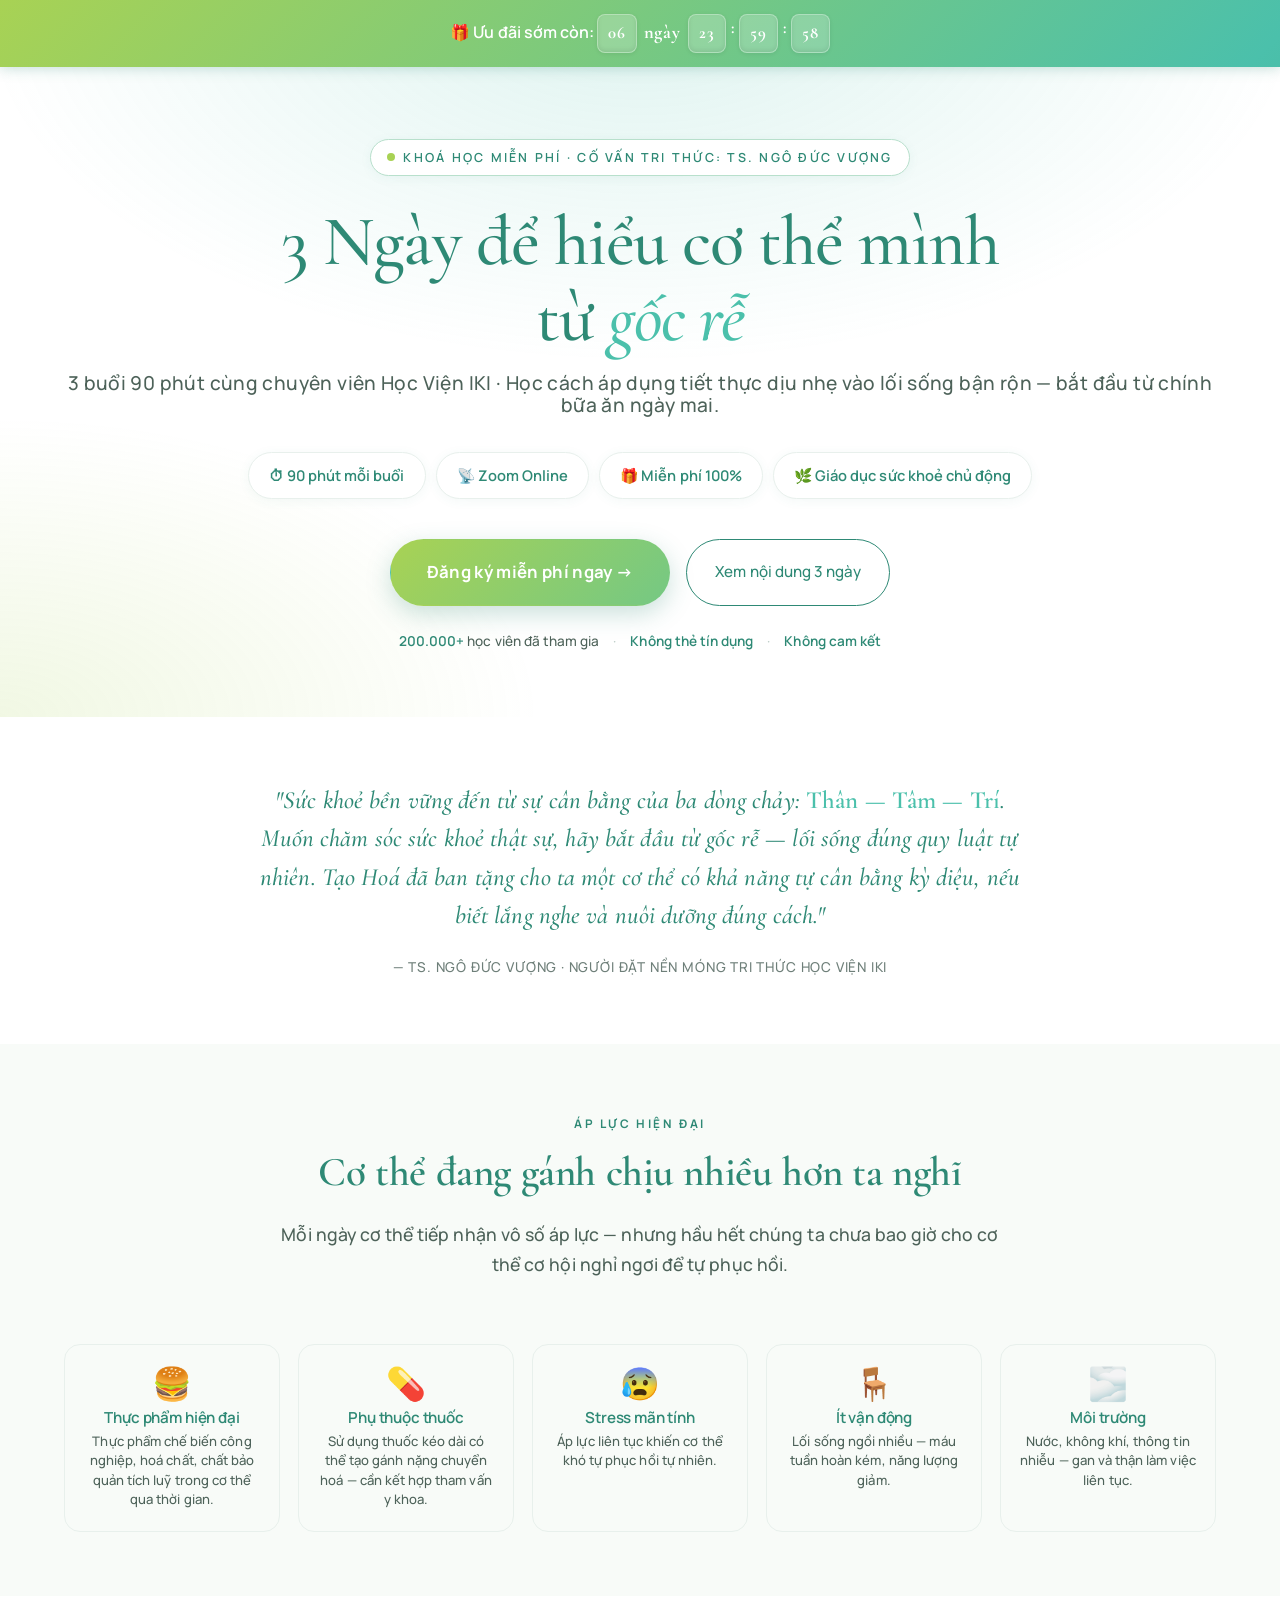
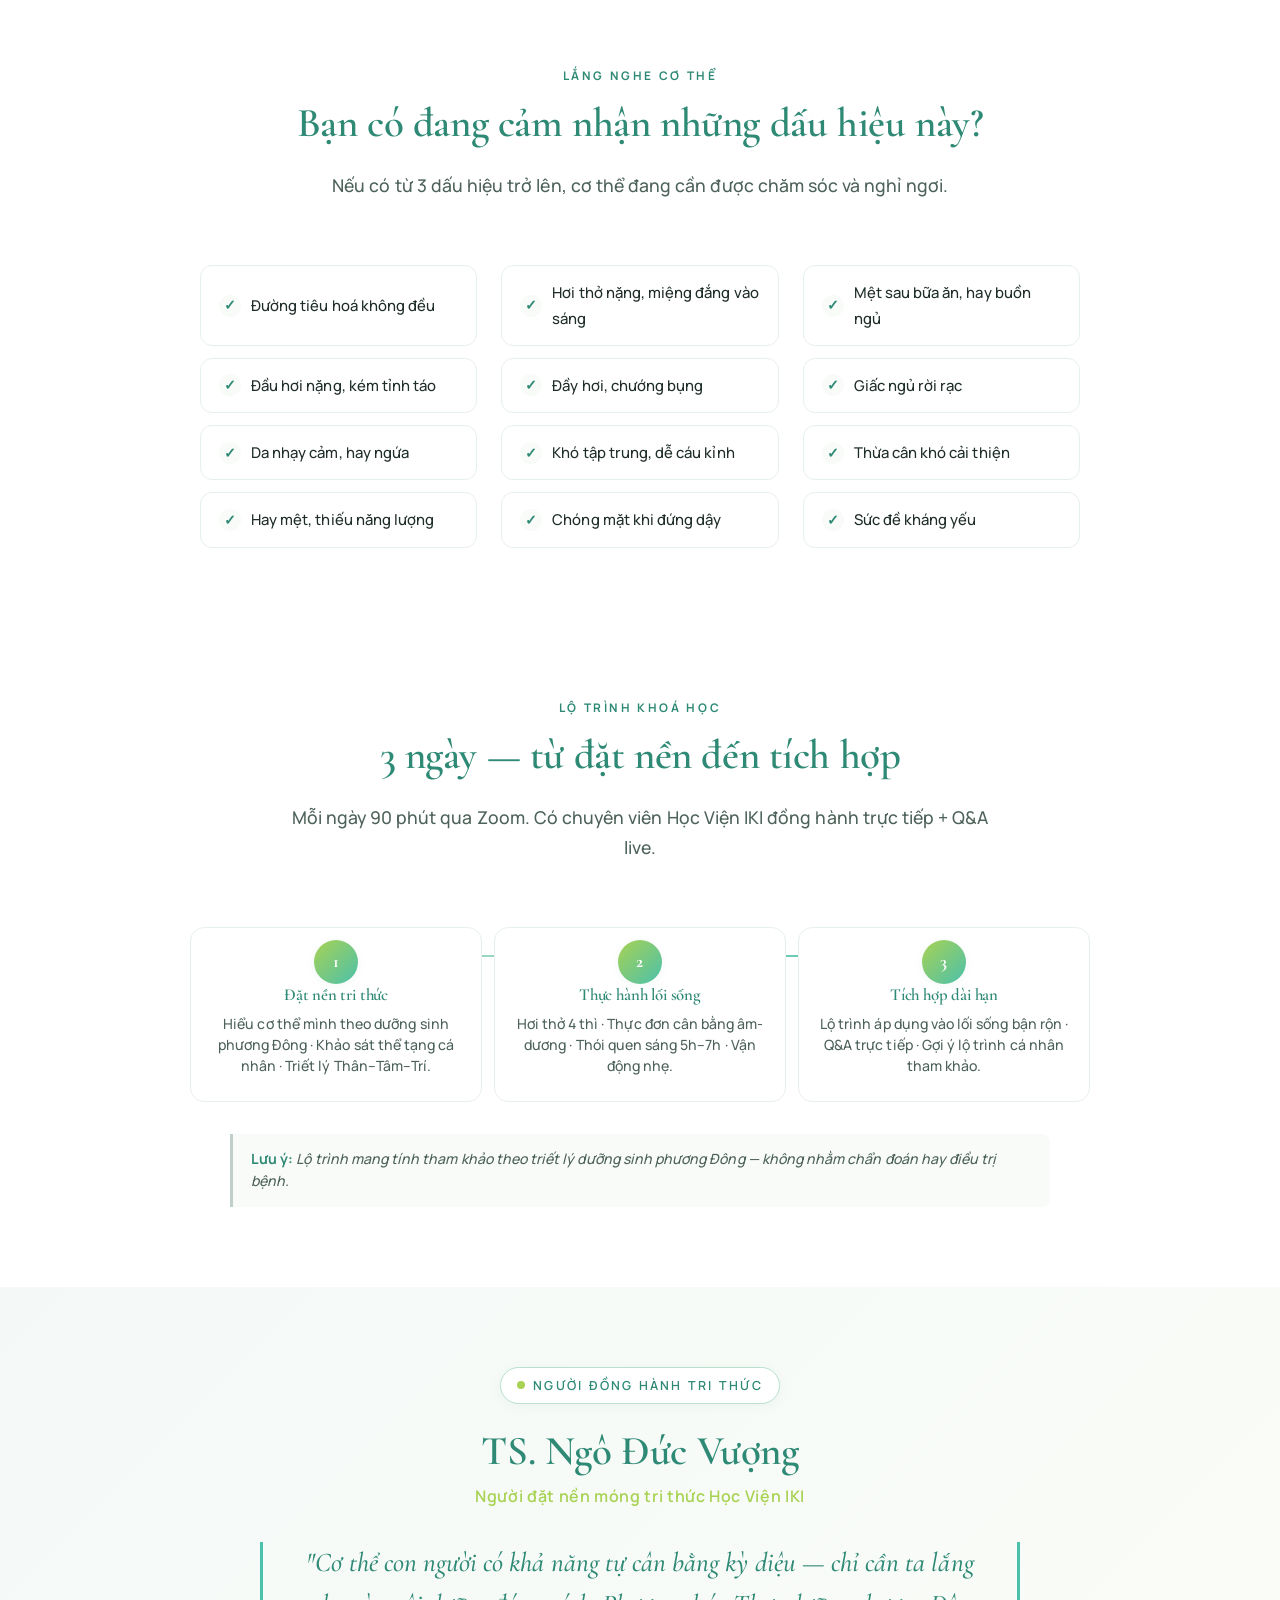
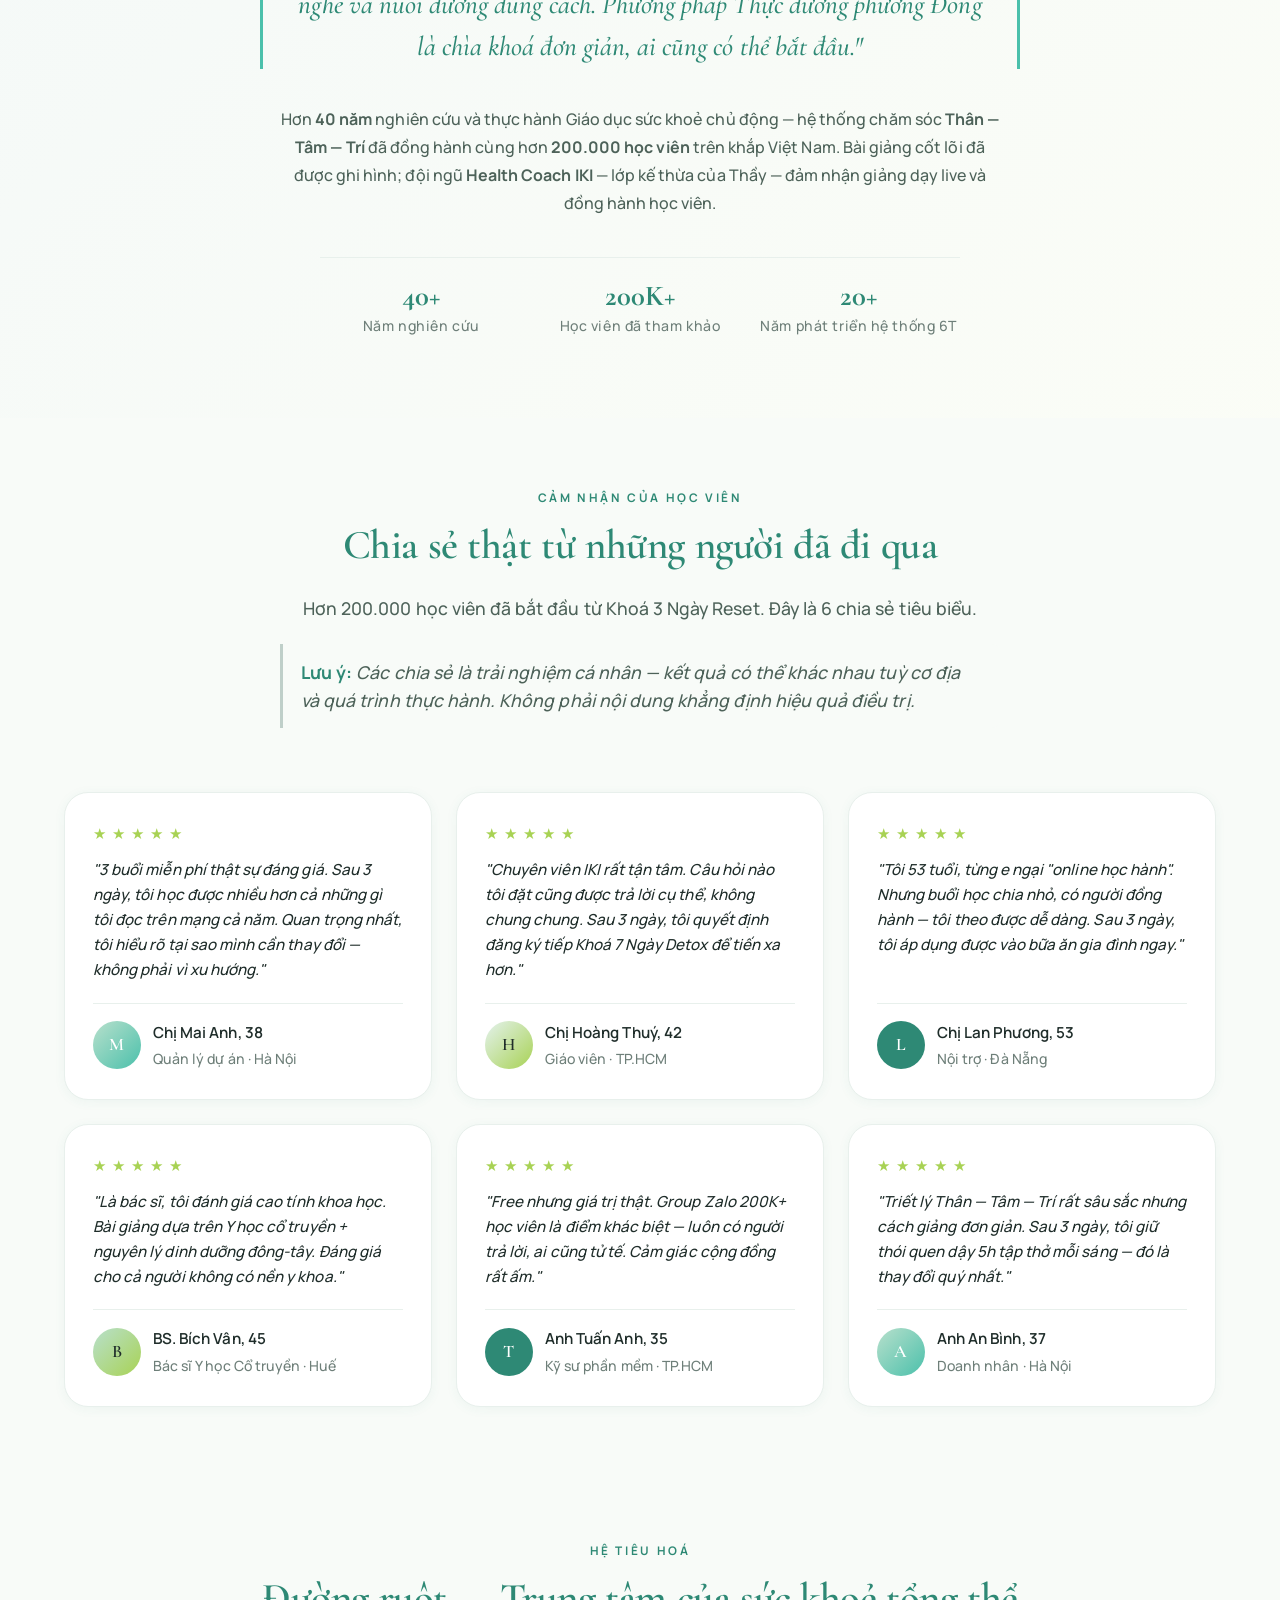
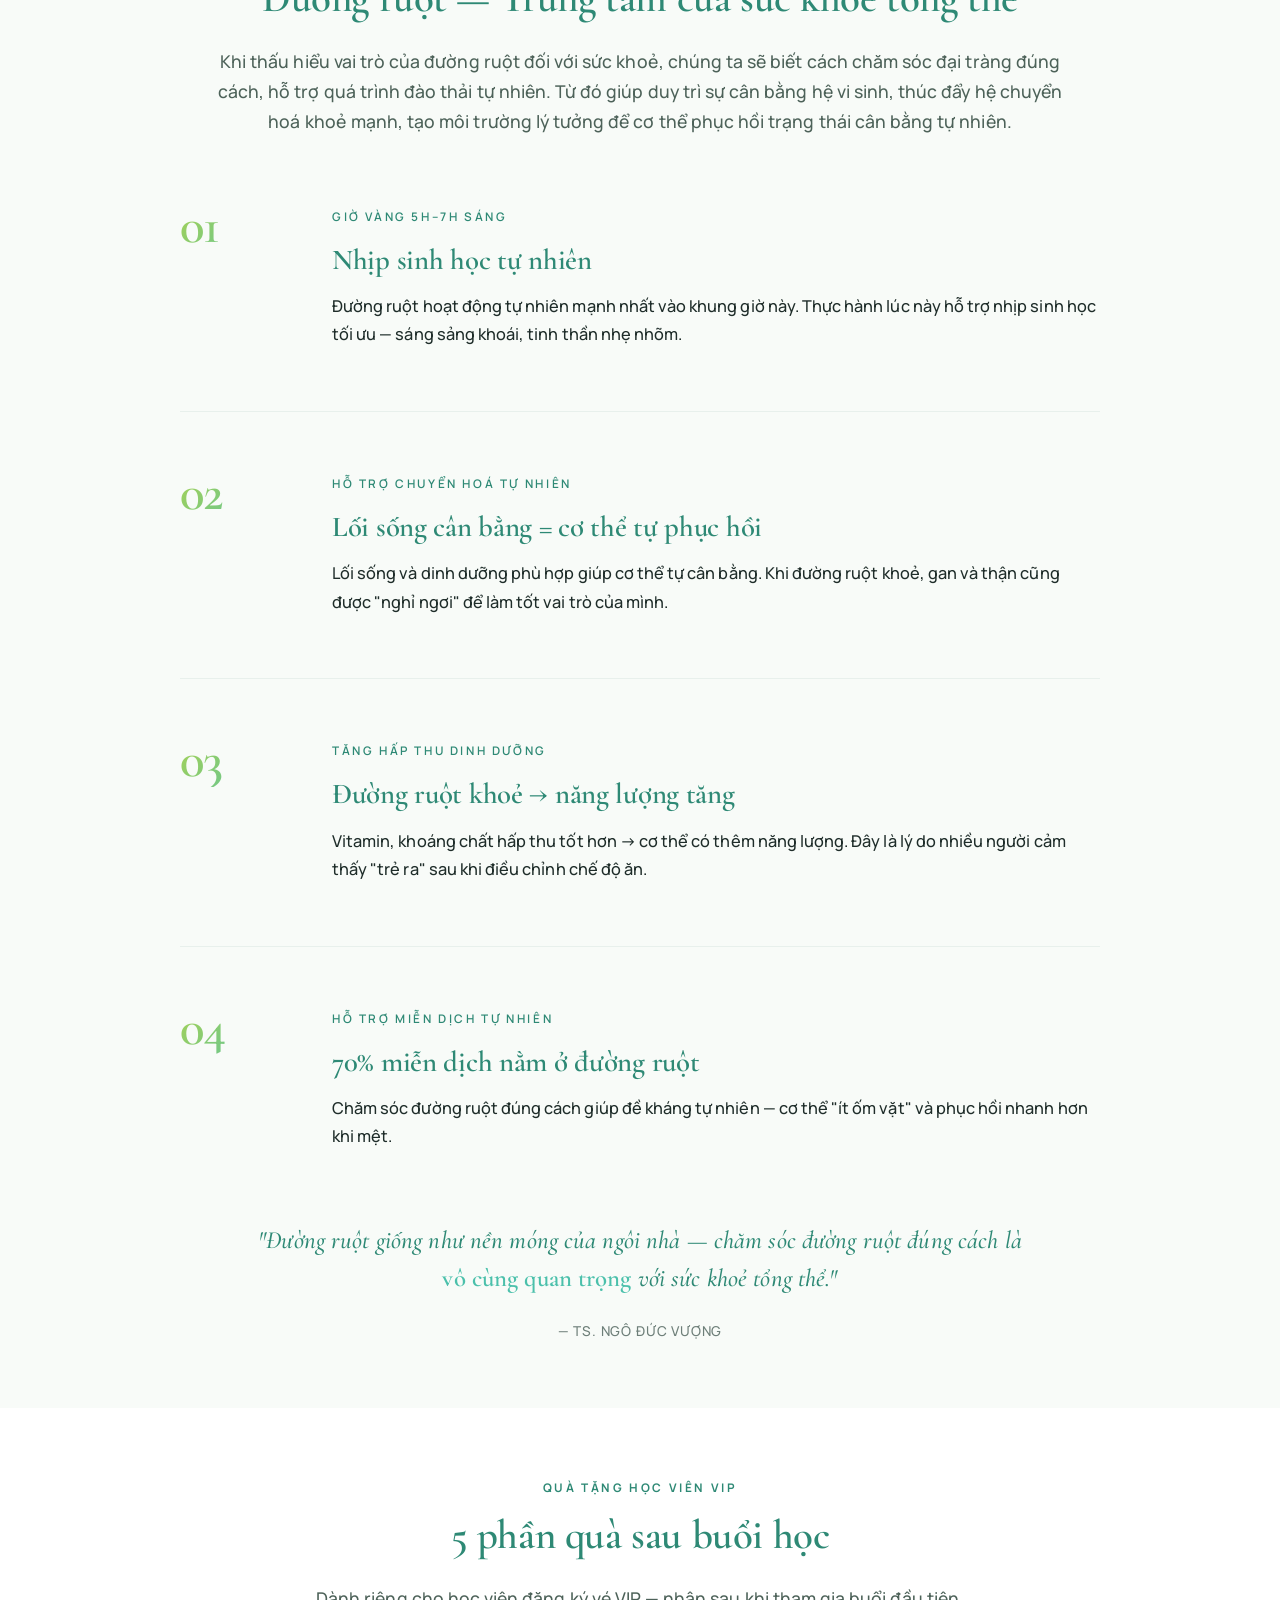
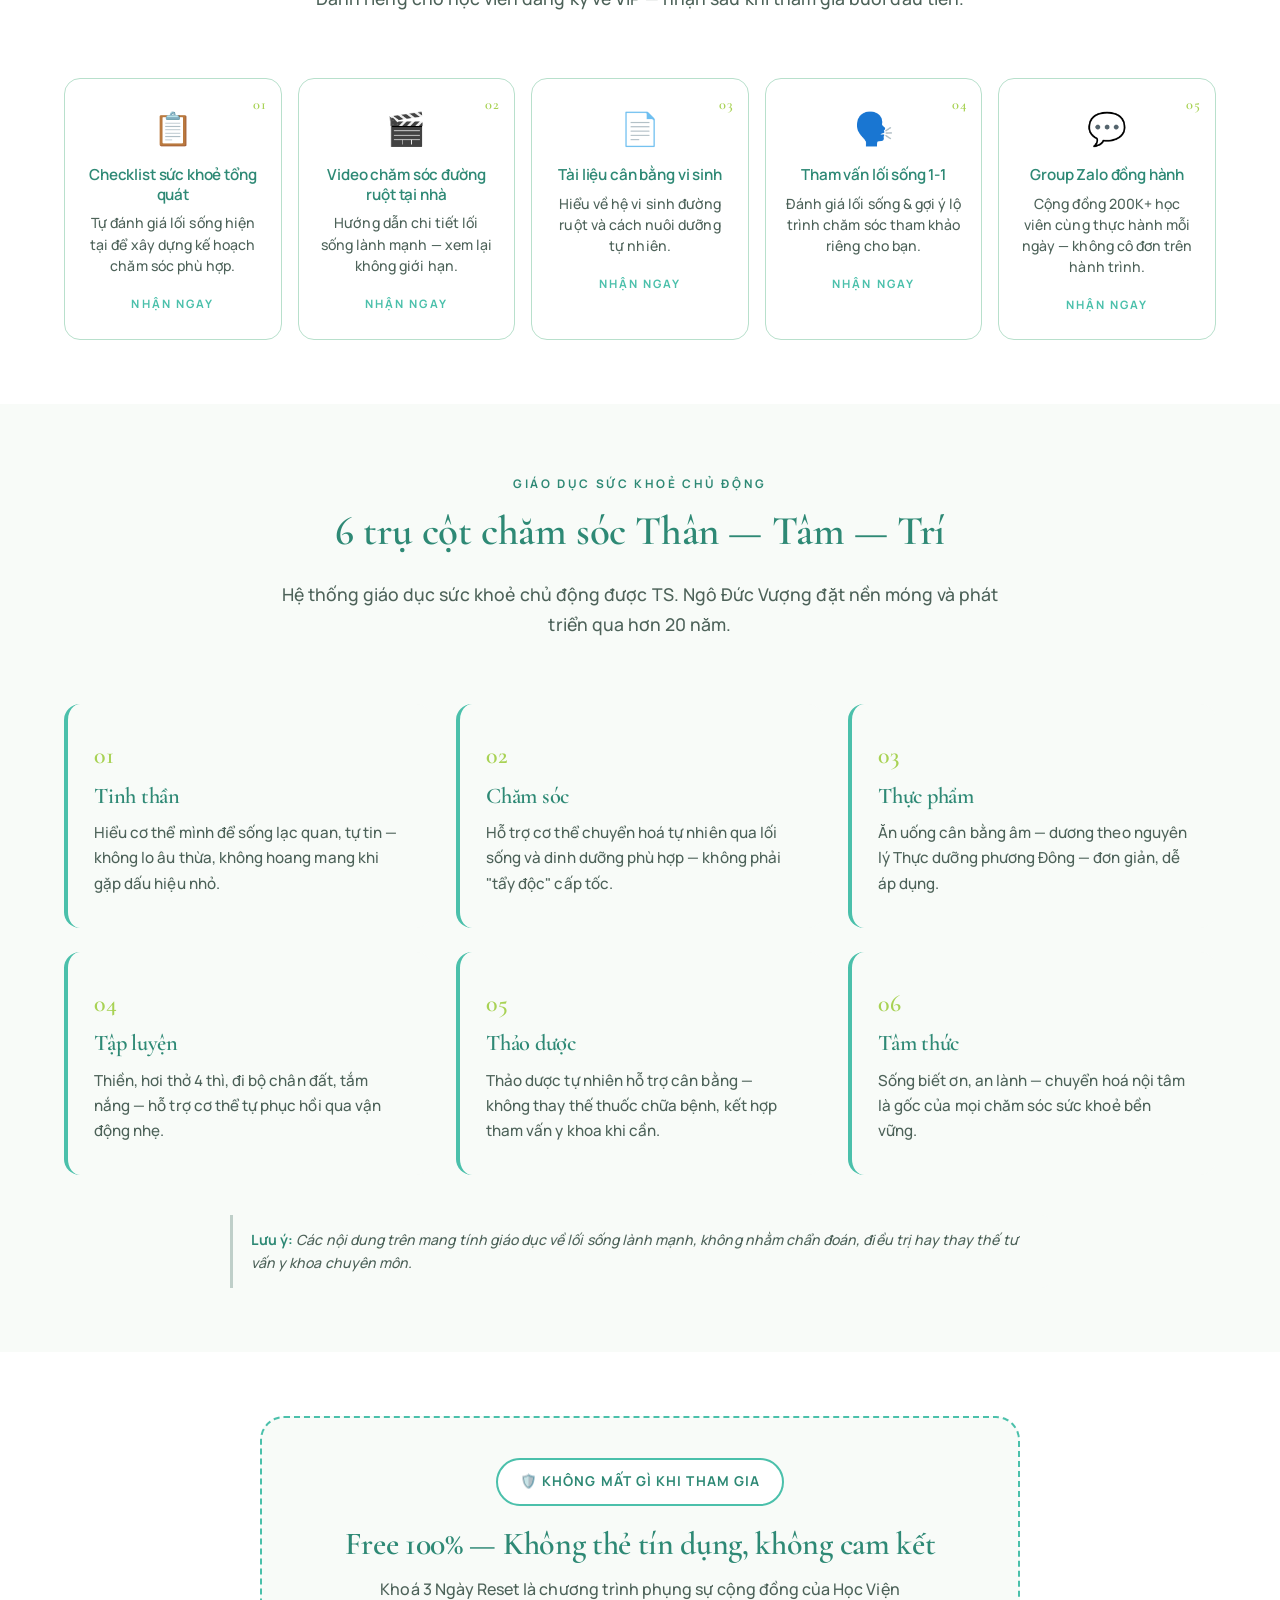
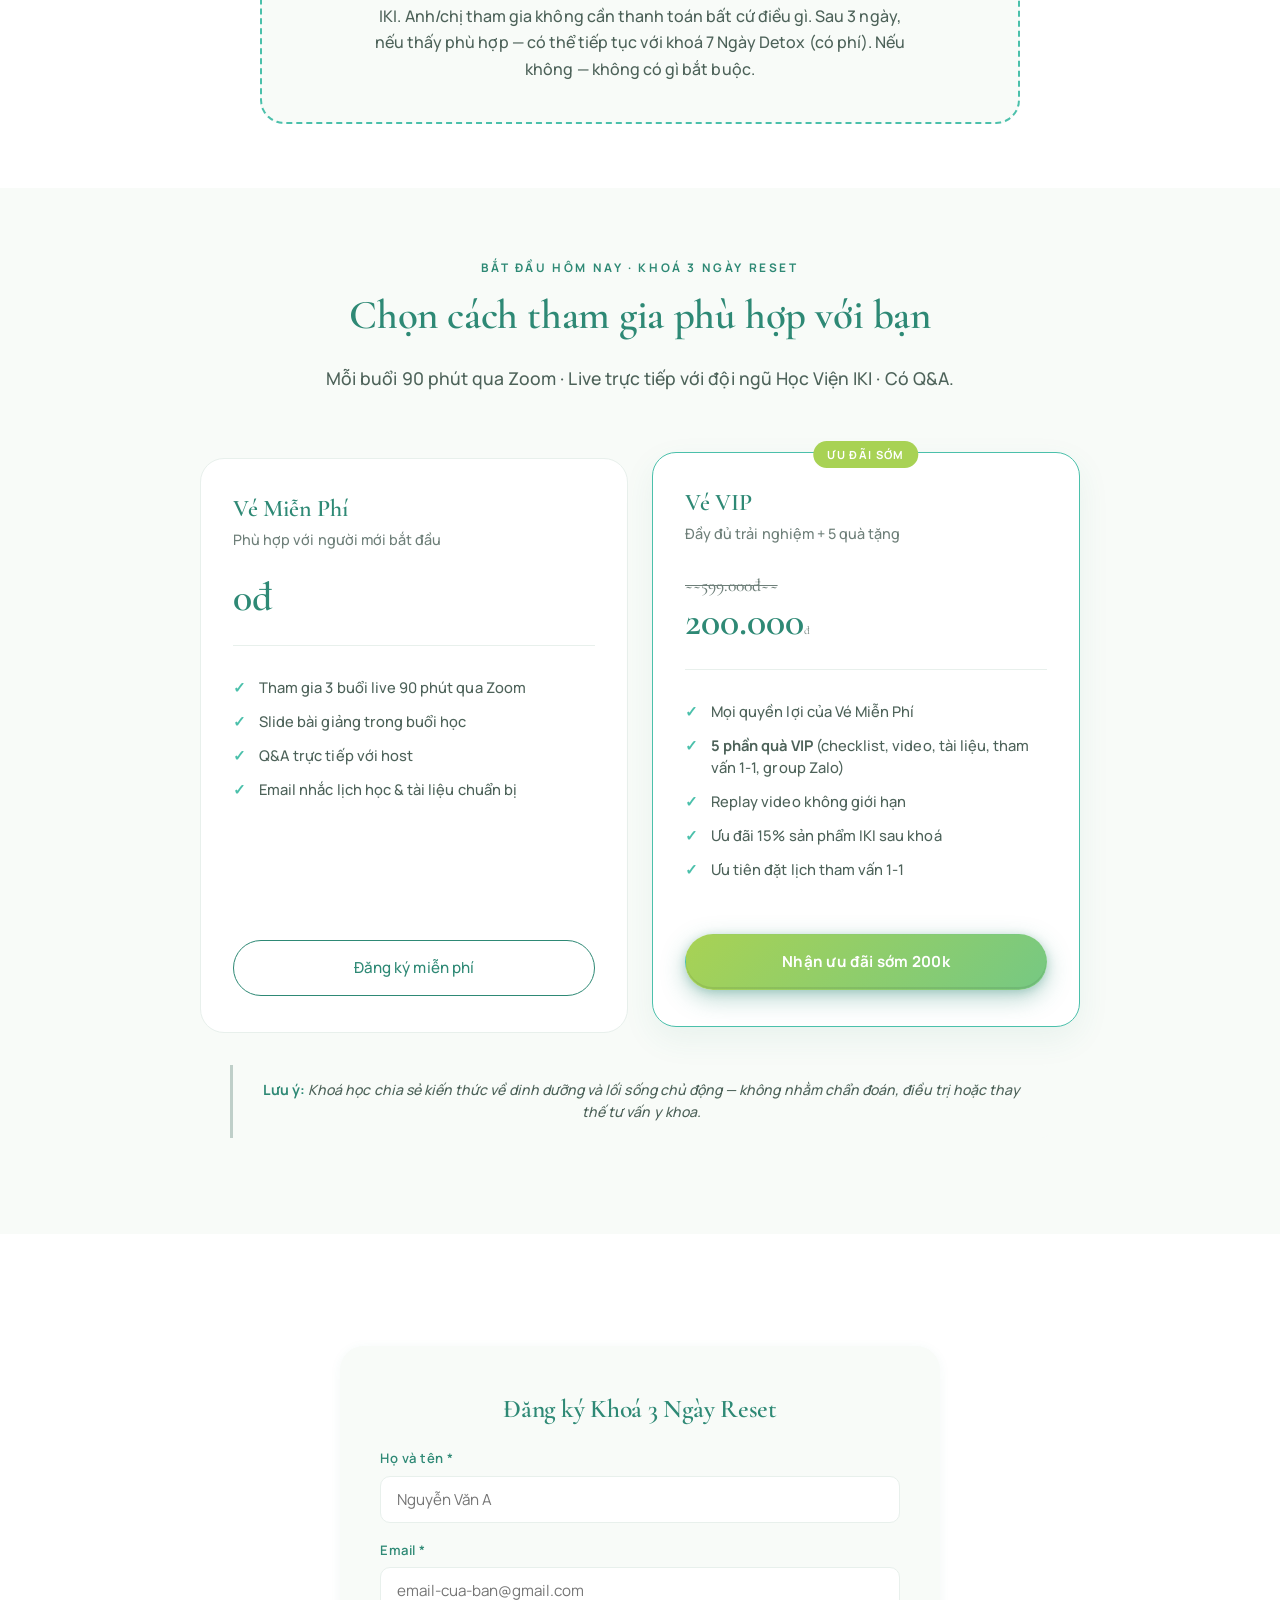
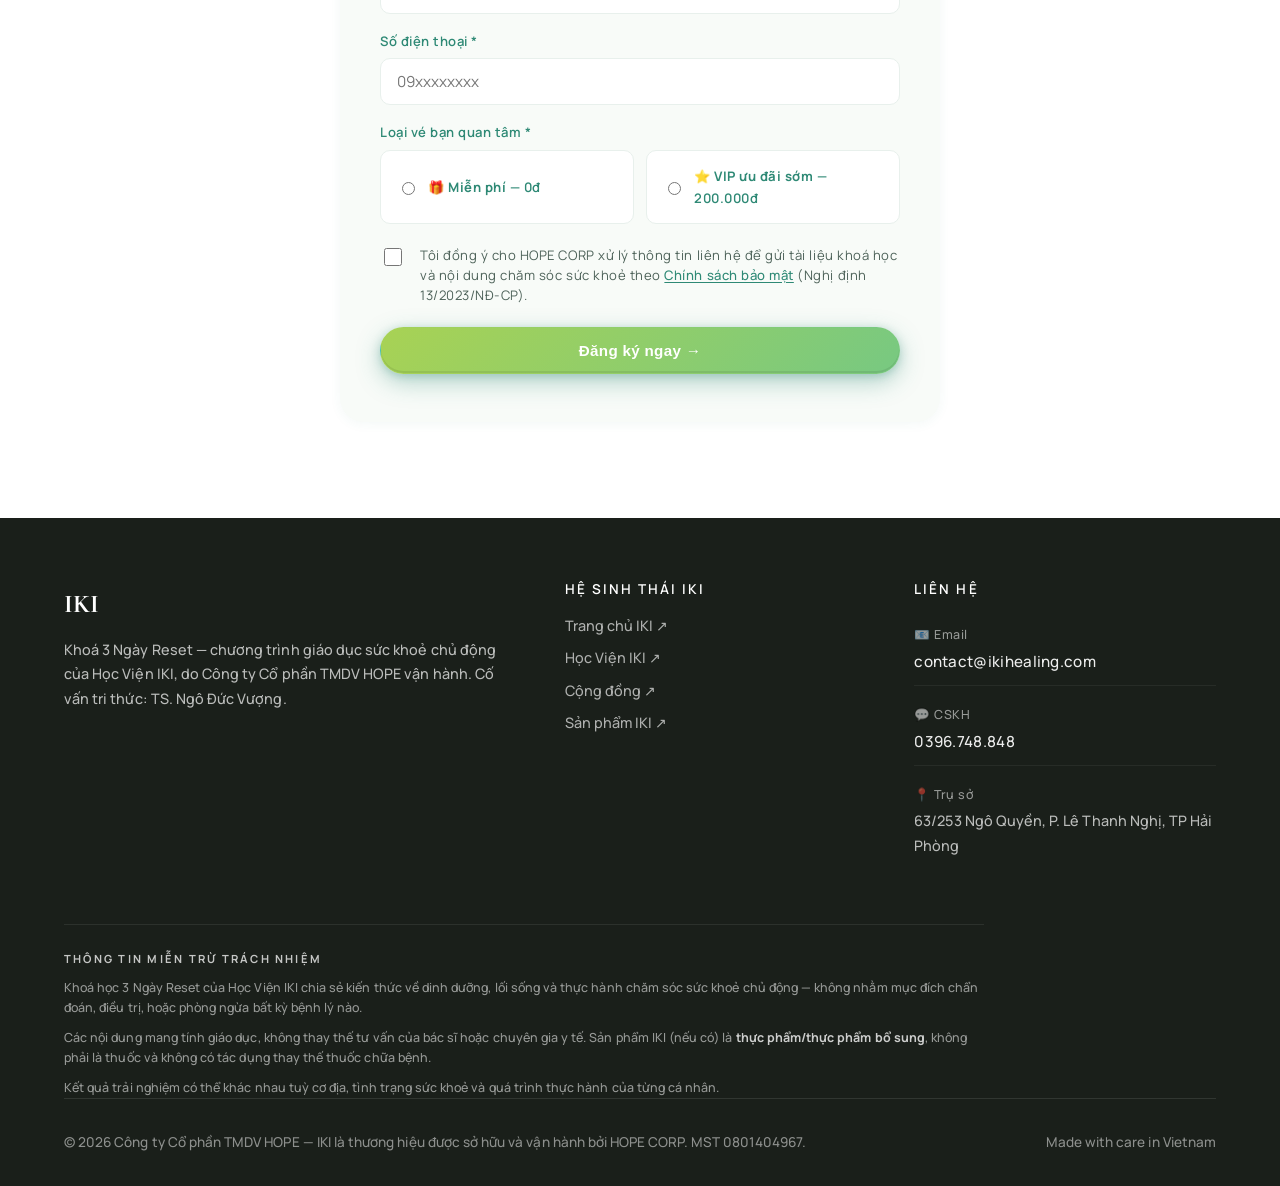
<file: index.html>
<!DOCTYPE html>
<html lang="vi">
<head>
  <meta charset="UTF-8" />
  <meta name="viewport" content="width=device-width, initial-scale=1.0" />
  <title>Khoá 3 Ngày Reset — Reset Thân, Tâm an, Tuệ sáng | IKI by HOPE CORP</title>
  <meta name="description" content="Khoá học 3 ngày Reset miễn phí qua Zoom — chăm sóc Thân, Tâm, Trí theo phương pháp giáo dục sức khoẻ chủ động của TS. Ngô Đức Vượng và Học Viện IKI. Đăng ký miễn phí, không cần thẻ tín dụng." />
  <link rel="canonical" href="https://7ngayreset.com/" />

  <meta property="og:type" content="website" />
  <meta property="og:locale" content="vi_VN" />
  <meta property="og:site_name" content="IKI by HOPE CORP" />
  <meta property="og:url" content="https://7ngayreset.com/" />
  <meta property="og:title" content="Khoá 3 Ngày Reset — Reset Thân, Tâm an, Tuệ sáng" />
  <meta property="og:description" content="Hành trình 3 ngày miễn phí qua Zoom: chăm sóc lối sống chủ động theo phương pháp giáo dục sức khoẻ của TS. Ngô Đức Vượng và Học Viện IKI." />
  <meta property="og:image" content="https://ikihealing.com/iki-logo.jpg" />

  <meta name="twitter:card" content="summary_large_image" />
  <meta name="twitter:title" content="Khoá 3 Ngày Reset — Reset Thân, Tâm an, Tuệ sáng" />
  <meta name="twitter:description" content="Hành trình 3 ngày miễn phí qua Zoom của Học Viện IKI." />
  <meta name="twitter:image" content="https://ikihealing.com/iki-logo.jpg" />

  <link rel="preconnect" href="https://fonts.googleapis.com" />
  <link rel="preconnect" href="https://fonts.gstatic.com" crossorigin />
  <link href="https://fonts.googleapis.com/css2?family=Manrope:wght@400;500;600;700&family=Cormorant+Garamond:ital,wght@0,500;0,600;0,700;1,500;1,600&display=swap" rel="stylesheet" />
  <link rel="icon" type="image/jpeg" href="iki-logo-256.jpg" />
  <link rel="stylesheet" href="styles.css" />
  <script src="chan-sdt-ao.js" defer></script>
  <script src="script.js" defer></script>

  <script type="application/ld+json">
  {
    "@context": "https://schema.org",
    "@type": "Course",
    "name": "Khoá 3 Ngày Reset — Reset Thân, Tâm an, Tuệ sáng",
    "description": "Khoá học 3 ngày miễn phí qua Zoom về giáo dục sức khoẻ chủ động — Thân, Tâm, Trí.",
    "provider": {
      "@type": "Organization",
      "name": "Công ty Cổ phần TMDV HOPE",
      "alternateName": "HOPE CORP",
      "sameAs": "https://ikihealing.com"
    },
    "courseMode": "online",
    "educationalLevel": "beginner",
    "inLanguage": "vi"
  }
  </script>
</head>
<body>

  <!-- ============ COUNTDOWN BAR ============ -->
  <div class="countdown-bar" aria-label="Đếm ngược ưu đãi sớm">
    <span>🎁 Ưu đãi sớm còn:</span>
    <span class="countdown-units">
      <span id="cd-days">07</span>
    </span>
    <strong>ngày</strong>
    <span class="countdown-units">
      <span id="cd-hours">00</span>:<span id="cd-mins">00</span>:<span id="cd-secs">00</span>
    </span>
  </div>

  <!-- ============ HERO — Outcome-driven headline ============ -->
  <section class="course-hero">
    <div class="container">
      <span class="course-eyebrow-chip">Khoá học miễn phí · Cố vấn tri thức: TS. Ngô Đức Vượng</span>
      <h1>3 Ngày để hiểu cơ thể mình<br/>từ <em>gốc rễ</em></h1>
      <h2 style="margin-top: 16px;">3 buổi 90 phút cùng chuyên viên Học Viện IKI · Học cách áp dụng tiết thực dịu nhẹ vào lối sống bận rộn — bắt đầu từ chính bữa ăn ngày mai.</h2>

      <div class="course-info-chips">
        <span class="course-info-chip">⏱ 90 phút mỗi buổi</span>
        <span class="course-info-chip">📡 Zoom Online</span>
        <span class="course-info-chip">🎁 Miễn phí 100%</span>
        <span class="course-info-chip">🌿 Giáo dục sức khoẻ chủ động</span>
      </div>

      <div class="hero-cta" style="justify-content: center;">
        <a class="btn btn-primary" href="#dang-ky" style="padding: 18px 36px; font-size: 1.05rem; box-shadow: 0 8px 24px rgba(46,137,117,0.25);">Đăng ký miễn phí ngay →</a>
        <a class="btn btn-secondary" href="#noi-dung">Xem nội dung 3 ngày</a>
      </div>
      <div class="hero-microtrust" style="margin-top: 24px; justify-content: center;">
        <span><strong>200.000+</strong> học viên đã tham gia</span>
        <span aria-hidden="true">·</span>
        <span><strong>Không thẻ tín dụng</strong></span>
        <span aria-hidden="true">·</span>
        <span><strong>Không cam kết</strong></span>
      </div>
    </div>
  </section>

  <!-- ============ QUOTE CALLOUT (TS. Ngô Đức Vượng) ============ -->
  <section class="section-tight" style="background: var(--white);">
    <div class="quote-callout">
      <blockquote>
        "Sức khoẻ bền vững đến từ sự cân bằng của ba dòng chảy: <strong>Thân — Tâm — Trí</strong>. Muốn chăm sóc sức khoẻ thật sự, hãy bắt đầu từ gốc rễ — lối sống đúng quy luật tự nhiên. Tạo Hoá đã ban tặng cho ta một cơ thể có khả năng tự cân bằng kỳ diệu, nếu biết lắng nghe và nuôi dưỡng đúng cách."
      </blockquote>
      <cite>— TS. Ngô Đức Vượng · Người đặt nền móng tri thức Học Viện IKI</cite>
    </div>
  </section>

  <!-- ============ SECTION: ÁP LỰC HIỆN ĐẠI ============ -->
  <section id="noi-dung" class="section-tight" style="background: var(--iki-cream);">
    <div class="container">
      <div class="section-header">
        <span class="section-eyebrow">Áp lực hiện đại</span>
        <h2>Cơ thể đang gánh chịu nhiều hơn ta nghĩ</h2>
        <p>Mỗi ngày cơ thể tiếp nhận vô số áp lực — nhưng hầu hết chúng ta chưa bao giờ cho cơ thể cơ hội nghỉ ngơi để tự phục hồi.</p>
      </div>

      <div class="pressure-grid">
        <div class="pressure-card">
          <span class="pressure-card-icon" aria-hidden="true">🍔</span>
          <h4>Thực phẩm hiện đại</h4>
          <p>Thực phẩm chế biến công nghiệp, hoá chất, chất bảo quản tích luỹ trong cơ thể qua thời gian.</p>
        </div>
        <div class="pressure-card">
          <span class="pressure-card-icon" aria-hidden="true">💊</span>
          <h4>Phụ thuộc thuốc</h4>
          <p>Sử dụng thuốc kéo dài có thể tạo gánh nặng chuyển hoá — cần kết hợp tham vấn y khoa.</p>
        </div>
        <div class="pressure-card">
          <span class="pressure-card-icon" aria-hidden="true">😰</span>
          <h4>Stress mãn tính</h4>
          <p>Áp lực liên tục khiến cơ thể khó tự phục hồi tự nhiên.</p>
        </div>
        <div class="pressure-card">
          <span class="pressure-card-icon" aria-hidden="true">🪑</span>
          <h4>Ít vận động</h4>
          <p>Lối sống ngồi nhiều — máu tuần hoàn kém, năng lượng giảm.</p>
        </div>
        <div class="pressure-card">
          <span class="pressure-card-icon" aria-hidden="true">🌫️</span>
          <h4>Môi trường</h4>
          <p>Nước, không khí, thông tin nhiễu — gan và thận làm việc liên tục.</p>
        </div>
      </div>
    </div>
  </section>

  <!-- ============ SECTION: 12 DẤU HIỆU CƠ THỂ ============ -->
  <section class="section-tight" style="background: var(--white);">
    <div class="container">
      <div class="section-header">
        <span class="section-eyebrow">Lắng nghe cơ thể</span>
        <h2>Bạn có đang cảm nhận những dấu hiệu này?</h2>
        <p>Nếu có từ 3 dấu hiệu trở lên, cơ thể đang cần được chăm sóc và nghỉ ngơi.</p>
      </div>

      <div class="symptom-grid">
        <div class="symptom-item">Đường tiêu hoá không đều</div>
        <div class="symptom-item">Hơi thở nặng, miệng đắng vào sáng</div>
        <div class="symptom-item">Mệt sau bữa ăn, hay buồn ngủ</div>
        <div class="symptom-item">Đầu hơi nặng, kém tỉnh táo</div>
        <div class="symptom-item">Đầy hơi, chướng bụng</div>
        <div class="symptom-item">Giấc ngủ rời rạc</div>
        <div class="symptom-item">Da nhạy cảm, hay ngứa</div>
        <div class="symptom-item">Khó tập trung, dễ cáu kỉnh</div>
        <div class="symptom-item">Thừa cân khó cải thiện</div>
        <div class="symptom-item">Hay mệt, thiếu năng lượng</div>
        <div class="symptom-item">Chóng mặt khi đứng dậy</div>
        <div class="symptom-item">Sức đề kháng yếu</div>
      </div>
    </div>
  </section>

  <!-- ============ SECTION: TIMELINE 3 NGÀY ============ -->
  <section class="section-tight" style="background: var(--white); padding: 80px 0;">
    <div class="container">
      <div class="section-header">
        <span class="section-eyebrow">Lộ trình khoá học</span>
        <h2>3 ngày — từ đặt nền đến tích hợp</h2>
        <p>Mỗi ngày 90 phút qua Zoom. Có chuyên viên Học Viện IKI đồng hành trực tiếp + Q&amp;A live.</p>
      </div>

      <div class="day-timeline" style="grid-template-columns: repeat(3, 1fr); max-width: 900px; margin: 48px auto 0;">
        <div class="day-card">
          <div class="day-card-num">1</div>
          <h4>Đặt nền tri thức</h4>
          <p>Hiểu cơ thể mình theo dưỡng sinh phương Đông · Khảo sát thể tạng cá nhân · Triết lý Thân–Tâm–Trí.</p>
        </div>
        <div class="day-card">
          <div class="day-card-num">2</div>
          <h4>Thực hành lối sống</h4>
          <p>Hơi thở 4 thì · Thực đơn cân bằng âm-dương · Thói quen sáng 5h–7h · Vận động nhẹ.</p>
        </div>
        <div class="day-card">
          <div class="day-card-num">3</div>
          <h4>Tích hợp dài hạn</h4>
          <p>Lộ trình áp dụng vào lối sống bận rộn · Q&amp;A trực tiếp · Gợi ý lộ trình cá nhân tham khảo.</p>
        </div>
      </div>

      <p class="disclaimer-inline" style="max-width: 820px; margin: 32px auto 0; text-align: left;">
        <strong>Lưu ý:</strong> Lộ trình mang tính tham khảo theo triết lý dưỡng sinh phương Đông — không nhằm chẩn đoán hay điều trị bệnh.
      </p>
    </div>
  </section>

  <!-- ============ SECTION: AUTHORITY (Quote + Stats) ============ -->
  <section class="authority-section">
    <div class="container" style="max-width: 920px;">
      <div style="text-align: center;">
        <span class="course-eyebrow-chip" style="margin-bottom: 24px;">Người đồng hành tri thức</span>
        <h2 style="margin-bottom: 8px;">TS. Ngô Đức Vượng</h2>
        <p style="font-family: var(--font-body); font-size: 1rem; color: var(--iki-clay); font-weight: 600; letter-spacing: 0.04em; margin-bottom: 32px;">Người đặt nền móng tri thức Học Viện IKI</p>

        <blockquote style="font-family: var(--font-display); font-style: italic; font-size: clamp(1.3rem, 2.4vw, 1.7rem); line-height: 1.55; color: var(--iki-teal-deep); max-width: 760px; margin: 0 auto 36px; padding: 0 24px; border-left: 3px solid var(--iki-teal); border-right: 3px solid var(--iki-teal);">
          "Cơ thể con người có khả năng tự cân bằng kỳ diệu — chỉ cần ta lắng nghe và nuôi dưỡng đúng cách. Phương pháp Thực dưỡng phương Đông là chìa khoá đơn giản, ai cũng có thể bắt đầu."
        </blockquote>

        <p style="font-size: 1rem; line-height: 1.75; color: var(--gray-700); max-width: 720px; margin: 0 auto;">Hơn <strong>40 năm</strong> nghiên cứu và thực hành Giáo dục sức khoẻ chủ động — hệ thống chăm sóc <strong>Thân — Tâm — Trí</strong> đã đồng hành cùng hơn <strong>200.000 học viên</strong> trên khắp Việt Nam. Bài giảng cốt lõi đã được ghi hình; đội ngũ <strong>Health Coach IKI</strong> — lớp kế thừa của Thầy — đảm nhận giảng dạy live và đồng hành học viên.</p>

        <div class="authority-stats" style="max-width: 640px; margin: 40px auto 0;">
          <div class="authority-stat">
            <strong>40+</strong>
            <span>Năm nghiên cứu</span>
          </div>
          <div class="authority-stat">
            <strong>200K+</strong>
            <span>Học viên đã tham khảo</span>
          </div>
          <div class="authority-stat">
            <strong>20+</strong>
            <span>Năm phát triển hệ thống 6T</span>
          </div>
        </div>
      </div>
    </div>
  </section>

  <!-- ============ SECTION: 6 TESTIMONIALS (social proof) ============ -->
  <section class="section-tight" style="background: var(--iki-cream);">
    <div class="container">
      <div class="section-header">
        <span class="section-eyebrow">Cảm nhận của học viên</span>
        <h2>Chia sẻ thật từ những người đã đi qua</h2>
        <p>Hơn 200.000 học viên đã bắt đầu từ Khoá 3 Ngày Reset. Đây là 6 chia sẻ tiêu biểu.</p>
        <p class="disclaimer-inline" style="text-align: left; margin-top: 20px;">
          <strong>Lưu ý:</strong> Các chia sẻ là trải nghiệm cá nhân — kết quả có thể khác nhau tuỳ cơ địa và quá trình thực hành. Không phải nội dung khẳng định hiệu quả điều trị.
        </p>
      </div>

      <div class="testimonial-big-grid">
        <article class="testimonial-big">
          <div class="testimonial-big-rating">★ ★ ★ ★ ★</div>
          <blockquote>"3 buổi miễn phí thật sự đáng giá. Sau 3 ngày, tôi học được nhiều hơn cả những gì tôi đọc trên mạng cả năm. Quan trọng nhất, tôi hiểu rõ tại sao mình cần thay đổi — không phải vì xu hướng."</blockquote>
          <div class="testimonial-big-meta">
            <div class="testimonial-big-avatar">M</div>
            <div>
              <div class="testimonial-big-name">Chị Mai Anh, 38</div>
              <div class="testimonial-big-role">Quản lý dự án · Hà Nội</div>
            </div>
          </div>
        </article>

        <article class="testimonial-big">
          <div class="testimonial-big-rating">★ ★ ★ ★ ★</div>
          <blockquote>"Chuyên viên IKI rất tận tâm. Câu hỏi nào tôi đặt cũng được trả lời cụ thể, không chung chung. Sau 3 ngày, tôi quyết định đăng ký tiếp Khoá 7 Ngày Detox để tiến xa hơn."</blockquote>
          <div class="testimonial-big-meta">
            <div class="testimonial-big-avatar warm">H</div>
            <div>
              <div class="testimonial-big-name">Chị Hoàng Thuý, 42</div>
              <div class="testimonial-big-role">Giáo viên · TP.HCM</div>
            </div>
          </div>
        </article>

        <article class="testimonial-big">
          <div class="testimonial-big-rating">★ ★ ★ ★ ★</div>
          <blockquote>"Tôi 53 tuổi, từng e ngại "online học hành". Nhưng buổi học chia nhỏ, có người đồng hành — tôi theo được dễ dàng. Sau 3 ngày, tôi áp dụng được vào bữa ăn gia đình ngay."</blockquote>
          <div class="testimonial-big-meta">
            <div class="testimonial-big-avatar deep">L</div>
            <div>
              <div class="testimonial-big-name">Chị Lan Phương, 53</div>
              <div class="testimonial-big-role">Nội trợ · Đà Nẵng</div>
            </div>
          </div>
        </article>

        <article class="testimonial-big">
          <div class="testimonial-big-rating">★ ★ ★ ★ ★</div>
          <blockquote>"Là bác sĩ, tôi đánh giá cao tính khoa học. Bài giảng dựa trên Y học cổ truyền + nguyên lý dinh dưỡng đông-tây. Đáng giá cho cả người không có nền y khoa."</blockquote>
          <div class="testimonial-big-meta">
            <div class="testimonial-big-avatar sand">B</div>
            <div>
              <div class="testimonial-big-name">BS. Bích Vân, 45</div>
              <div class="testimonial-big-role">Bác sĩ Y học Cổ truyền · Huế</div>
            </div>
          </div>
        </article>

        <article class="testimonial-big">
          <div class="testimonial-big-rating">★ ★ ★ ★ ★</div>
          <blockquote>"Free nhưng giá trị thật. Group Zalo 200K+ học viên là điểm khác biệt — luôn có người trả lời, ai cũng tử tế. Cảm giác cộng đồng rất ấm."</blockquote>
          <div class="testimonial-big-meta">
            <div class="testimonial-big-avatar earth">T</div>
            <div>
              <div class="testimonial-big-name">Anh Tuấn Anh, 35</div>
              <div class="testimonial-big-role">Kỹ sư phần mềm · TP.HCM</div>
            </div>
          </div>
        </article>

        <article class="testimonial-big">
          <div class="testimonial-big-rating">★ ★ ★ ★ ★</div>
          <blockquote>"Triết lý Thân — Tâm — Trí rất sâu sắc nhưng cách giảng đơn giản. Sau 3 ngày, tôi giữ thói quen dậy 5h tập thở mỗi sáng — đó là thay đổi quý nhất."</blockquote>
          <div class="testimonial-big-meta">
            <div class="testimonial-big-avatar">A</div>
            <div>
              <div class="testimonial-big-name">Anh An Bình, 37</div>
              <div class="testimonial-big-role">Doanh nhân · Hà Nội</div>
            </div>
          </div>
        </article>
      </div>
    </div>
  </section>

  <!-- ============ SECTION: ĐƯỜNG RUỘT ============ -->
  <section class="section-tight" style="background: var(--iki-cream);">
    <div class="container">
      <div class="section-header" style="max-width: 860px;">
        <span class="section-eyebrow">Hệ tiêu hoá</span>
        <h2>Đường ruột — Trung tâm của sức khoẻ tổng thể</h2>
        <p>Khi thấu hiểu vai trò của đường ruột đối với sức khoẻ, chúng ta sẽ biết cách chăm sóc đại tràng đúng cách, hỗ trợ quá trình đào thải tự nhiên. Từ đó giúp duy trì sự cân bằng hệ vi sinh, thúc đẩy hệ chuyển hoá khoẻ mạnh, tạo môi trường lý tưởng để cơ thể phục hồi trạng thái cân bằng tự nhiên.</p>
      </div>

      <div class="ks-grid" style="max-width: 920px; margin: 48px auto 0;">
        <article class="ks-block">
          <div class="ks-num">01</div>
          <div class="ks-content">
            <span class="eyebrow">Giờ vàng 5h–7h sáng</span>
            <h3>Nhịp sinh học tự nhiên</h3>
            <p>Đường ruột hoạt động tự nhiên mạnh nhất vào khung giờ này. Thực hành lúc này hỗ trợ nhịp sinh học tối ưu — sáng sảng khoái, tinh thần nhẹ nhõm.</p>
          </div>
        </article>

        <article class="ks-block">
          <div class="ks-num">02</div>
          <div class="ks-content">
            <span class="eyebrow">Hỗ trợ chuyển hoá tự nhiên</span>
            <h3>Lối sống cân bằng = cơ thể tự phục hồi</h3>
            <p>Lối sống và dinh dưỡng phù hợp giúp cơ thể tự cân bằng. Khi đường ruột khoẻ, gan và thận cũng được "nghỉ ngơi" để làm tốt vai trò của mình.</p>
          </div>
        </article>

        <article class="ks-block">
          <div class="ks-num">03</div>
          <div class="ks-content">
            <span class="eyebrow">Tăng hấp thu dinh dưỡng</span>
            <h3>Đường ruột khoẻ → năng lượng tăng</h3>
            <p>Vitamin, khoáng chất hấp thu tốt hơn → cơ thể có thêm năng lượng. Đây là lý do nhiều người cảm thấy "trẻ ra" sau khi điều chỉnh chế độ ăn.</p>
          </div>
        </article>

        <article class="ks-block">
          <div class="ks-num">04</div>
          <div class="ks-content">
            <span class="eyebrow">Hỗ trợ miễn dịch tự nhiên</span>
            <h3>70% miễn dịch nằm ở đường ruột</h3>
            <p>Chăm sóc đường ruột đúng cách giúp đề kháng tự nhiên — cơ thể "ít ốm vặt" và phục hồi nhanh hơn khi mệt.</p>
          </div>
        </article>
      </div>

      <div class="quote-callout" style="margin-top: 56px;">
        <blockquote>
          "Đường ruột giống như nền móng của ngôi nhà — chăm sóc đường ruột đúng cách là <strong>vô cùng quan trọng</strong> với sức khoẻ tổng thể."
        </blockquote>
        <cite>— TS. Ngô Đức Vượng</cite>
      </div>
    </div>
  </section>

  <!-- ============ SECTION: 5 QUÀ TẶNG VIP ============ -->
  <section class="section-tight" style="background: var(--white);">
    <div class="container">
      <div class="section-header">
        <span class="section-eyebrow">Quà tặng học viên VIP</span>
        <h2>5 phần quà sau buổi học</h2>
        <p>Dành riêng cho học viên đăng ký vé VIP — nhận sau khi tham gia buổi đầu tiên.</p>
      </div>

      <div class="gift-grid">
        <article class="gift-card">
          <span class="gift-card-num">01</span>
          <span class="gift-card-icon" aria-hidden="true">📋</span>
          <h4>Checklist sức khoẻ tổng quát</h4>
          <p>Tự đánh giá lối sống hiện tại để xây dựng kế hoạch chăm sóc phù hợp.</p>
          <span class="gift-card-tag">Nhận ngay</span>
        </article>

        <article class="gift-card">
          <span class="gift-card-num">02</span>
          <span class="gift-card-icon" aria-hidden="true">🎬</span>
          <h4>Video chăm sóc đường ruột tại nhà</h4>
          <p>Hướng dẫn chi tiết lối sống lành mạnh — xem lại không giới hạn.</p>
          <span class="gift-card-tag">Nhận ngay</span>
        </article>

        <article class="gift-card">
          <span class="gift-card-num">03</span>
          <span class="gift-card-icon" aria-hidden="true">📄</span>
          <h4>Tài liệu cân bằng vi sinh</h4>
          <p>Hiểu về hệ vi sinh đường ruột và cách nuôi dưỡng tự nhiên.</p>
          <span class="gift-card-tag">Nhận ngay</span>
        </article>

        <article class="gift-card">
          <span class="gift-card-num">04</span>
          <span class="gift-card-icon" aria-hidden="true">🗣️</span>
          <h4>Tham vấn lối sống 1-1</h4>
          <p>Đánh giá lối sống &amp; gợi ý lộ trình chăm sóc tham khảo riêng cho bạn.</p>
          <span class="gift-card-tag">Nhận ngay</span>
        </article>

        <article class="gift-card">
          <span class="gift-card-num">05</span>
          <span class="gift-card-icon" aria-hidden="true">💬</span>
          <h4>Group Zalo đồng hành</h4>
          <p>Cộng đồng 200K+ học viên cùng thực hành mỗi ngày — không cô đơn trên hành trình.</p>
          <span class="gift-card-tag">Nhận ngay</span>
        </article>
      </div>
    </div>
  </section>

  <!-- ============ SECTION: 6 TRỤ CỘT ============ -->
  <section class="section-tight" style="background: var(--iki-cream);">
    <div class="container">
      <div class="section-header">
        <span class="section-eyebrow">Giáo dục sức khoẻ chủ động</span>
        <h2>6 trụ cột chăm sóc Thân — Tâm — Trí</h2>
        <p>Hệ thống giáo dục sức khoẻ chủ động được TS. Ngô Đức Vượng đặt nền móng và phát triển qua hơn 20 năm.</p>
      </div>

      <div class="pillars-grid">
        <div class="pillar-card">
          <div class="pillar-card-num">01</div>
          <h3>Tinh thần</h3>
          <p>Hiểu cơ thể mình để sống lạc quan, tự tin — không lo âu thừa, không hoang mang khi gặp dấu hiệu nhỏ.</p>
        </div>
        <div class="pillar-card">
          <div class="pillar-card-num">02</div>
          <h3>Chăm sóc</h3>
          <p>Hỗ trợ cơ thể chuyển hoá tự nhiên qua lối sống và dinh dưỡng phù hợp — không phải "tẩy độc" cấp tốc.</p>
        </div>
        <div class="pillar-card">
          <div class="pillar-card-num">03</div>
          <h3>Thực phẩm</h3>
          <p>Ăn uống cân bằng âm — dương theo nguyên lý Thực dưỡng phương Đông — đơn giản, dễ áp dụng.</p>
        </div>
        <div class="pillar-card">
          <div class="pillar-card-num">04</div>
          <h3>Tập luyện</h3>
          <p>Thiền, hơi thở 4 thì, đi bộ chân đất, tắm nắng — hỗ trợ cơ thể tự phục hồi qua vận động nhẹ.</p>
        </div>
        <div class="pillar-card">
          <div class="pillar-card-num">05</div>
          <h3>Thảo dược</h3>
          <p>Thảo dược tự nhiên hỗ trợ cân bằng — không thay thế thuốc chữa bệnh, kết hợp tham vấn y khoa khi cần.</p>
        </div>
        <div class="pillar-card">
          <div class="pillar-card-num">06</div>
          <h3>Tâm thức</h3>
          <p>Sống biết ơn, an lành — chuyển hoá nội tâm là gốc của mọi chăm sóc sức khoẻ bền vững.</p>
        </div>
      </div>

      <p class="disclaimer-inline" style="max-width: 820px; margin: 40px auto 0; text-align: left;">
        <strong>Lưu ý:</strong> Các nội dung trên mang tính giáo dục về lối sống lành mạnh, không nhằm chẩn đoán, điều trị hay thay thế tư vấn y khoa chuyên môn.
      </p>
    </div>
  </section>

  <!-- ============ SECTION: RISK REVERSAL ============ -->
  <section class="section-tight" style="background: var(--white);">
    <div class="container">
      <div class="risk-reversal">
        <span class="risk-reversal-badge">🛡️ Không mất gì khi tham gia</span>
        <h3>Free 100% — Không thẻ tín dụng, không cam kết</h3>
        <p>Khoá 3 Ngày Reset là chương trình phụng sự cộng đồng của Học Viện IKI. Anh/chị tham gia không cần thanh toán bất cứ điều gì. Sau 3 ngày, nếu thấy phù hợp — có thể tiếp tục với khoá 7 Ngày Detox (có phí). Nếu không — không có gì bắt buộc.</p>
      </div>
    </div>
  </section>

  <!-- ============ SECTION: PRICING & ĐĂNG KÝ ============ -->
  <section id="dang-ky" class="section-tight" style="background: var(--iki-cream); padding-bottom: 96px;">
    <div class="container">
      <div class="section-header">
        <span class="section-eyebrow">Bắt đầu hôm nay · Khoá 3 Ngày Reset</span>
        <h2>Chọn cách tham gia phù hợp với bạn</h2>
        <p>Mỗi buổi 90 phút qua Zoom · Live trực tiếp với đội ngũ Học Viện IKI · Có Q&amp;A.</p>
      </div>

      <div class="tier-grid">
        <article class="tier-card">
          <h3>Vé Miễn Phí</h3>
          <p class="tier-tagline">Phù hợp với người mới bắt đầu</p>
          <div class="tier-price">0đ</div>
          <ul class="tier-features">
            <li>Tham gia 3 buổi live 90 phút qua Zoom</li>
            <li>Slide bài giảng trong buổi học</li>
            <li>Q&amp;A trực tiếp với host</li>
            <li>Email nhắc lịch học &amp; tài liệu chuẩn bị</li>
          </ul>
          <a class="btn btn-secondary" href="#form-dang-ky">Đăng ký miễn phí</a>
        </article>

        <article class="tier-card featured">
          <h3>Vé VIP</h3>
          <p class="tier-tagline">Đầy đủ trải nghiệm + 5 quà tặng</p>
          <div class="tier-price-strike">~~599.000đ~~</div>
          <div class="tier-price">200.000<small style="font-size: 0.7rem; font-weight: 400; color: var(--gray-500);">đ</small></div>
          <ul class="tier-features">
            <li>Mọi quyền lợi của Vé Miễn Phí</li>
            <li><strong>5 phần quà VIP</strong> (checklist, video, tài liệu, tham vấn 1-1, group Zalo)</li>
            <li>Replay video không giới hạn</li>
            <li>Ưu đãi 15% sản phẩm IKI sau khoá</li>
            <li>Ưu tiên đặt lịch tham vấn 1-1</li>
          </ul>
          <a class="btn btn-primary" href="#form-dang-ky">Nhận ưu đãi sớm 200k</a>
        </article>
      </div>

      <p class="disclaimer-inline" style="max-width: 820px; margin: 32px auto 0; text-align: center;">
        <strong>Lưu ý:</strong> Khoá học chia sẻ kiến thức về dinh dưỡng và lối sống chủ động — không nhằm chẩn đoán, điều trị hoặc thay thế tư vấn y khoa.
      </p>
    </div>
  </section>

  <!-- ============ FORM ĐĂNG KÝ ============ -->
  <section id="form-dang-ky" class="section-tight" style="background: var(--white); padding-bottom: 96px;">
    <div class="container">
      <div class="signup-form-wrap">
        <h3>Đăng ký Khoá 3 Ngày Reset</h3>
        <form class="signup-form" action="https://formsubmit.co/contact@ikihealing.com" method="POST">
          <input type="hidden" name="_subject" value="[3 Ngày Reset] Đăng ký mới từ web" />
          <input type="hidden" name="_template" value="table" />
          <input type="hidden" name="_captcha" value="false" />
          <input type="hidden" name="_next" value="https://7ngayreset.com/?registered=1" />
          <input type="text" name="_honey" style="display:none" tabindex="-1" autocomplete="off" />
          <div class="form-row">
            <label for="signup-name">Họ và tên *</label>
            <input id="signup-name" type="text" name="name" placeholder="Nguyễn Văn A" required />
          </div>
          <div class="form-row">
            <label for="signup-email">Email *</label>
            <input id="signup-email" type="email" name="email" placeholder="email-cua-ban@gmail.com" required />
          </div>
          <div class="form-row">
            <label for="signup-phone">Số điện thoại *</label>
            <input id="signup-phone" type="tel" name="phone" placeholder="09xxxxxxxx"
                   inputmode="numeric" autocomplete="tel"
                   pattern="0[35789][0-9]{8}"
                   title="Số điện thoại phải đủ 10 số và bắt đầu bằng số 0 (ví dụ 0987654321)"
                   required />
          </div>

          <label style="margin-top: 8px;">Loại vé bạn quan tâm *</label>
          <div class="ticket-row">
            <label class="ticket-option">
              <input type="radio" name="ticket" value="free" required />
              <span>🎁 <strong>Miễn phí</strong> — 0đ</span>
            </label>
            <label class="ticket-option">
              <input type="radio" name="ticket" value="vip" />
              <span>⭐ <strong>VIP ưu đãi sớm</strong> — 200.000đ</span>
            </label>
          </div>

          <div class="consent-row">
            <input type="checkbox" id="signup-consent" name="consent" required style="margin-right: 8px; accent-color: var(--iki-teal);" />
            <label for="signup-consent" style="display: inline; font-size: 0.82rem; font-weight: 400; color: var(--gray-700); cursor: pointer;">
              Tôi đồng ý cho HOPE CORP xử lý thông tin liên hệ để gửi tài liệu khoá học và nội dung chăm sóc sức khoẻ theo
              <a href="https://ikihealing.com/chinh-sach-bao-mat.html" target="_blank" rel="noopener" style="color: var(--iki-teal-deep); text-decoration: underline;">Chính sách bảo mật</a>
              (Nghị định 13/2023/NĐ-CP).
            </label>
          </div>

          <button type="submit" class="btn btn-primary">Đăng ký ngay →</button>
        </form>

        <div class="signup-success" role="status">
          ✓ Cảm ơn anh/chị đã đăng ký! Vui lòng kiểm tra email (kể cả Spam) trong vài phút tới để nhận thông tin lịch học.
        </div>
      </div>
    </div>
  </section>

  <!-- ============ FOOTER (compliance disclaimer) ============ -->
  <footer class="site-footer">
    <div class="container">
      <div class="footer-grid" style="grid-template-columns: 1.5fr 1fr 1fr;">
        <div>
          <div class="footer-brand">IKI</div>
          <p>Khoá 3 Ngày Reset — chương trình giáo dục sức khoẻ chủ động của Học Viện IKI, do Công ty Cổ phần TMDV HOPE vận hành. Cố vấn tri thức: TS. Ngô Đức Vượng.</p>
        </div>
        <div>
          <h4>Hệ sinh thái IKI</h4>
          <ul>
            <li><a href="https://ikihealing.com/" target="_blank" rel="noopener">Trang chủ IKI ↗</a></li>
            <li><a href="https://ikihealing.com/hoc-vien.html" target="_blank" rel="noopener">Học Viện IKI ↗</a></li>
            <li><a href="https://ikihealing.com/cong-dong.html" target="_blank" rel="noopener">Cộng đồng ↗</a></li>
            <li><a href="https://www.ikihealingdetox.com" target="_blank" rel="noopener">Sản phẩm IKI ↗</a></li>
          </ul>
        </div>
        <div>
          <h4>Liên hệ</h4>
          <ul class="contact-list">
            <li class="contact-item">
              <span class="contact-label">📧 Email</span>
              <a href="mailto:contact@ikihealing.com">contact@ikihealing.com</a>
            </li>
            <li class="contact-item">
              <span class="contact-label">💬 CSKH</span>
              <a href="tel:0396748848">0396.748.848</a>
            </li>
            <li class="contact-item">
              <span class="contact-label">📍 Trụ sở</span>
              63/253 Ngô Quyền, P. Lê Thanh Nghị, TP Hải Phòng
            </li>
          </ul>
        </div>
      </div>
      <div class="global-disclaimer">
        <h4>Thông tin miễn trừ trách nhiệm</h4>
        <p>Khoá học 3 Ngày Reset của Học Viện IKI chia sẻ kiến thức về dinh dưỡng, lối sống và thực hành chăm sóc sức khoẻ chủ động — không nhằm mục đích chẩn đoán, điều trị, hoặc phòng ngừa bất kỳ bệnh lý nào.</p>
        <p>Các nội dung mang tính giáo dục, không thay thế tư vấn của bác sĩ hoặc chuyên gia y tế. Sản phẩm IKI (nếu có) là <strong style="color: rgba(255,255,255,0.78);">thực phẩm/thực phẩm bổ sung</strong>, không phải là thuốc và không có tác dụng thay thế thuốc chữa bệnh.</p>
        <p>Kết quả trải nghiệm có thể khác nhau tuỳ cơ địa, tình trạng sức khoẻ và quá trình thực hành của từng cá nhân.</p>
      </div>
      <div class="footer-bottom">
        <span>© 2026 Công ty Cổ phần TMDV HOPE — IKI là thương hiệu được sở hữu và vận hành bởi HOPE CORP. MST 0801404967.</span>
        <span>Made with care in Vietnam</span>
      </div>
    </div>
  </footer>

</body>
</html>
</file>
<file: styles.css>
/* =====================================================================
   IKI by HOPE — Website Stylesheet
   IKI = brand chính (chữa lành, nhẹ nhàng)
   HOPE = pháp lý (trang trọng)
   ===================================================================== */

/* -------- Design tokens -------- */
:root {
  /* === BRAND GRADIENT — lime-green → healing teal === */
  --iki-lime:        #A8D254;   /* yellow-green from gradient left */
  --iki-teal:        #4BC0AB;   /* healing teal from gradient right */
  --iki-teal-deep:   #2E8975;   /* deeper teal for headings on light bg */
  --iki-gradient:    linear-gradient(135deg, #A8D254 0%, #4BC0AB 100%);
  --iki-gradient-soft: linear-gradient(135deg, rgba(168, 210, 84, 0.10) 0%, rgba(75, 192, 171, 0.10) 100%);
  --iki-gradient-mist: linear-gradient(135deg, rgba(168, 210, 84, 0.04) 0%, rgba(75, 192, 171, 0.04) 100%);

  /* === Existing tokens — re-mapped to lime-teal palette === */
  --iki-sage:       var(--iki-teal);            /* primary brand green */
  --iki-sage-deep:  var(--iki-teal-deep);       /* deeper text/heading */
  --iki-leaf:       #B8E0CC;                    /* soft mint accent */
  --iki-cream:      #F8FBF8;                    /* clean off-white */
  --iki-sand:       #E4F2EE;                    /* cool mint mist panel */
  --iki-clay:       var(--iki-lime);            /* lime accent (was warm clay) */
  --iki-earth:      var(--iki-teal-deep);       /* (was brown earth) */
  --iki-ink:        #1F2D2A;                    /* deep teal-ink body text */

  /* HOPE palette — formal corporate (unchanged) */
  --hope-forest:      #2C5F2D;
  --hope-forest-deep: #1F4321;
  --hope-gold:        #C9A961;

  /* Neutrals — cooler tones for healing aesthetic */
  --white:    #FFFFFF;
  --gray-50:  #F6FAF8;
  --gray-100: #E8F0EC;
  --gray-300: #BFCFC9;
  --gray-500: #8FA29C;
  --gray-700: #4D6259;

  /* Typography — refined elegance + warm friendliness */
  --font-display: 'Cormorant Garamond', Georgia, 'Times New Roman', serif;
  --font-body:    'Manrope', -apple-system, BlinkMacSystemFont, 'Segoe UI', Roboto, sans-serif;

  /* Layout */
  --container: 1200px;
  --radius:    12px;
  --radius-lg: 24px;

  /* Effects — softer for elegance */
  --shadow-sm: 0 2px 12px rgba(46, 137, 117, 0.06);
  --shadow-md: 0 12px 32px rgba(46, 137, 117, 0.08);
  --shadow-lg: 0 24px 60px rgba(46, 137, 117, 0.12);

  --ease: cubic-bezier(0.4, 0, 0.2, 1);
}

/* -------- Reset & base -------- */
*, *::before, *::after { box-sizing: border-box; }
html { scroll-behavior: smooth; overflow-x: hidden; }
body {
  margin: 0;
  font-family: var(--font-body);
  font-size: 16.5px;
  font-weight: 500;
  line-height: 1.7;
  color: var(--iki-ink);
  background: var(--white);
  -webkit-font-smoothing: antialiased;
  -moz-osx-font-smoothing: grayscale;
  letter-spacing: 0.003em;
  overflow-x: hidden;
}
img { max-width: 100%; height: auto; display: block; }
a { color: var(--iki-teal-deep); text-decoration: none; transition: color 0.25s var(--ease); font-weight: 500; }
a:hover { color: var(--iki-teal); }
h1, h2, h3, h4 {
  font-family: var(--font-display);
  font-weight: 600;
  line-height: 1.15;
  color: var(--iki-teal-deep);
  margin: 0 0 0.6em;
  letter-spacing: -0.01em;
}
h1 { font-size: clamp(2.2rem, 4.5vw, 3.8rem); font-weight: 600; }
h2 { font-size: clamp(1.75rem, 3.2vw, 2.7rem); font-weight: 600; }
h3 { font-size: clamp(1.25rem, 2vw, 1.55rem); font-weight: 600; }
h1 em, h2 em, h3 em { font-style: italic; font-weight: 500; color: var(--iki-teal); }
p  { margin: 0 0 1em; }
.muted { color: var(--gray-500); }
.eyebrow {
  font-family: var(--font-body);
  text-transform: uppercase;
  letter-spacing: 0.22em;
  font-size: 0.74rem;
  font-weight: 600;
  color: var(--iki-teal-deep);
  margin-bottom: 1rem;
  display: inline-block;
}

/* -------- Layout helpers -------- */
.container {
  max-width: var(--container);
  margin: 0 auto;
  padding: 0 24px;
}
section { padding: 96px 0; }
@media (max-width: 720px) { section { padding: 64px 0; } }

/* -------- Header / nav -------- */
.site-header {
  position: sticky;
  top: 0;
  z-index: 50;
  background: rgba(255, 255, 255, 0.85);
  backdrop-filter: blur(16px);
  -webkit-backdrop-filter: blur(16px);
  border-bottom: 1px solid var(--gray-100);
}
.nav {
  display: flex;
  align-items: center;
  justify-content: space-between;
  padding: 18px 24px;
  max-width: var(--container);
  margin: 0 auto;
}
.brand {
  display: flex;
  flex-direction: row;
  align-items: center;
  gap: 14px;
  font-family: var(--font-display);
  font-size: 1.65rem;
  font-weight: 500;
  color: var(--iki-teal-deep);
  letter-spacing: 0.06em;
  line-height: 1.05;
}
.brand > span {
  display: flex;
  flex-direction: column;
  align-items: flex-start;
  gap: 2px;
  white-space: nowrap;
}
.brand > span > * { white-space: nowrap; }
/* Mobile: stack logo + text vertically (compact) */
@media (max-width: 880px) {
  .brand {
    flex-direction: column;
    align-items: center;
    gap: 4px;
    font-size: 1.05rem;
    font-weight: 600;
    letter-spacing: 0.18em;
    line-height: 1;
    text-align: center;
  }
  .brand > span { align-items: center; }
}
.brand-mark {
  width: 38px; height: 38px;
  border-radius: 50%;
  background: var(--iki-gradient);
  display: flex; align-items: center; justify-content: center;
  color: white;
  font-family: var(--font-display);
  font-weight: 600;
  font-size: 1.1rem;
}
/* Real logo image — replaces .brand-mark when actual JPG/PNG is in use */
.brand-logo {
  height: 56px;
  width: auto;
  display: block;
  /* JPG có nền trắng — blend vào header trắng không lộ */
  mix-blend-mode: multiply;
}
.brand .brand-logo + span { margin-left: 0; }
@media (max-width: 880px) { .brand-logo { height: 42px; } }
@media (max-width: 540px) { .brand-logo { height: 36px; } }
.brand-sub {
  font-family: var(--font-body);
  font-size: 0.7rem;
  color: var(--gray-500);
  letter-spacing: 0.2em;
  text-transform: uppercase;
  font-weight: 500;
  margin-top: 2px;
}
@media (max-width: 880px) {
  .brand-sub { font-size: 0.62rem; letter-spacing: 0.22em; margin-top: 1px; }
}
.nav-links {
  display: flex;
  align-items: center;
  gap: 32px;
  list-style: none;
  margin: 0;
  padding: 0;
}
.nav-links a {
  font-size: 0.95rem;
  color: var(--iki-ink);
  font-weight: 500;
  white-space: nowrap;
}
.nav-links a:hover, .nav-links a.active {
  color: var(--iki-sage-deep);
}
.nav-cta {
  background: var(--iki-gradient);
  background-size: 200% 100%;
  background-position: 0% 50%;
  color: white !important;
  padding: 10px 22px;
  border-radius: 999px;
  font-weight: 500;
  transition: background-position 0.4s var(--ease), transform 0.2s var(--ease);
}
.nav-cta:hover { background-position: 100% 50%; transform: translateY(-1px); color: white !important; }
/* Legacy mobile nav rule replaced by hamburger menu in additions section below */

/* -------- Buttons -------- */
.btn {
  display: inline-flex;
  align-items: center;
  gap: 8px;
  padding: 14px 28px;
  border-radius: 999px;
  font-weight: 500;
  font-size: 0.95rem;
  border: 1.5px solid transparent;
  cursor: pointer;
  transition: all 0.2s var(--ease);
  text-decoration: none;
}
.btn-primary {
  background: var(--iki-gradient);
  color: white;
  background-size: 200% 100%;
  background-position: 0% 50%;
}
.btn-primary:hover {
  background-position: 100% 50%;
  color: white;
  transform: translateY(-1px);
  box-shadow: var(--shadow-md);
}
.btn-secondary {
  background: transparent;
  color: var(--iki-sage-deep);
  border-color: var(--iki-sage-deep);
}
.btn-secondary:hover {
  background: var(--iki-sage-deep);
  color: white;
}
.btn-ghost {
  color: var(--iki-sage-deep);
  padding: 14px 0;
}
.btn-ghost:hover { color: var(--iki-clay); }

/* -------- Hero -------- */
.hero {
  position: relative;
  padding: 140px 0 110px;
  background:
    radial-gradient(1400px 700px at 85% -10%, rgba(75, 192, 171, 0.16), transparent 60%),
    radial-gradient(900px 500px at 0% 100%, rgba(168, 210, 84, 0.14), transparent 60%),
    var(--white);
  overflow: hidden;
}
.hero-grid {
  display: grid;
  grid-template-columns: 1.1fr 0.9fr;
  gap: 64px;
  align-items: center;
}
@media (max-width: 880px) {
  .hero-grid { grid-template-columns: 1fr; gap: 40px; }
}
.hero h1 {
  font-size: clamp(2.6rem, 5.5vw, 4.4rem);
  line-height: 1.08;
  margin-bottom: 28px;
  font-weight: 500;
  letter-spacing: -0.015em;
}
.hero h1 em {
  font-style: italic;
  color: var(--iki-teal);
  font-weight: 400;
}
.hero-lead {
  font-size: 1.15rem;
  color: var(--gray-700);
  margin-bottom: 36px;
  max-width: 540px;
  line-height: 1.7;
  font-weight: 400;
}
.hero-cta { display: flex; gap: 16px; flex-wrap: wrap; }

.hero-visual {
  position: relative;
  aspect-ratio: 4 / 5;
  background: var(--iki-gradient);
  border-radius: var(--radius-lg);
  box-shadow: var(--shadow-lg);
  overflow: hidden;
  display: flex; align-items: center; justify-content: center;
}
.hero-visual::after {
  content: "";
  position: absolute;
  inset: 0;
  background:
    radial-gradient(circle at 30% 30%, rgba(255,255,255,0.3), transparent 50%),
    radial-gradient(circle at 70% 70%, rgba(44, 95, 45, 0.3), transparent 50%);
}
.hero-visual-text {
  position: relative;
  z-index: 1;
  text-align: center;
  color: white;
  padding: 32px;
}
.hero-visual-text .symbol {
  font-family: var(--font-display);
  font-size: 6rem;
  line-height: 1;
  margin-bottom: 16px;
  display: block;
}
.hero-visual-text .label {
  font-family: var(--font-body);
  letter-spacing: 0.3em;
  font-size: 0.85rem;
  text-transform: uppercase;
  opacity: 0.9;
}

/* -------- Hero with image background (subpages) -------- */
.page-hero.page-hero-image {
  position: relative;
  padding: 140px 0 120px;
  color: white;
  background-size: cover;
  background-position: center;
  background-repeat: no-repeat;
  overflow: hidden;
}
.page-hero.page-hero-image::before {
  content: "";
  position: absolute;
  inset: 0;
  background: linear-gradient(135deg, rgba(46, 137, 117, 0.85) 0%, rgba(31, 45, 42, 0.75) 100%);
}
.page-hero.page-hero-image > .container {
  position: relative;
  z-index: 1;
}
.page-hero.page-hero-image .crumbs,
.page-hero.page-hero-image .crumbs a { color: rgba(255,255,255,0.7); }
.page-hero.page-hero-image .crumbs a:hover { color: white; }
.page-hero.page-hero-image .eyebrow { color: rgba(255,255,255,0.85); }
.page-hero.page-hero-image h1 { color: white; }
.page-hero.page-hero-image h1 em { color: var(--iki-leaf); }
.page-hero.page-hero-image p { color: rgba(255,255,255,0.92); }

/* -------- Lifestyle image block (between sections) -------- */
.lifestyle-banner {
  width: 100%;
  height: clamp(200px, 30vw, 360px);
  background-size: cover;
  background-position: center;
  position: relative;
  overflow: hidden;
}
.lifestyle-banner::after {
  content: "";
  position: absolute;
  inset: 0;
  background: linear-gradient(180deg, transparent 60%, rgba(31, 45, 42, 0.3));
}

/* -------- Two-column with image -------- */
.image-feature {
  background: var(--white);
  padding: 96px 0;
}
.image-feature-grid {
  display: grid;
  grid-template-columns: 1fr 1fr;
  gap: 64px;
  align-items: center;
}
@media (max-width: 880px) { .image-feature-grid { grid-template-columns: 1fr; gap: 32px; } }
.image-feature-photo {
  aspect-ratio: 4 / 5;
  background-size: cover;
  background-position: center;
  border-radius: var(--radius-lg);
  box-shadow: var(--shadow-md);
}
.image-feature.reverse .image-feature-grid { direction: rtl; }
.image-feature.reverse .image-feature-grid > * { direction: ltr; }

/* -------- Contact list (footer) -------- */
.contact-list {
  list-style: none;
  padding: 0;
  margin: 0;
}
.contact-item {
  margin-bottom: 14px;
  padding: 10px 0;
  border-bottom: 1px solid rgba(255,255,255,0.06);
}
.contact-item:last-of-type { border-bottom: 0; }
.contact-label {
  display: block;
  font-size: 0.78rem;
  color: rgba(255,255,255,0.55);
  letter-spacing: 0.04em;
  margin-bottom: 4px;
  text-transform: none;
}
.contact-item a {
  color: rgba(255,255,255,0.92) !important;
  font-weight: 500;
  font-size: 0.95rem;
  letter-spacing: 0.02em;
}
.contact-item a:hover { color: var(--iki-leaf) !important; }
.contact-sep {
  color: rgba(255,255,255,0.35);
  margin: 0 6px;
}
.contact-social {
  margin-top: 16px;
  padding-top: 14px;
  border-top: 1px solid rgba(255,255,255,0.06);
  font-size: 0.85rem;
}
.contact-social a {
  color: rgba(255,255,255,0.65) !important;
  margin-right: 4px;
}

/* -------- Product showcase (homepage) -------- */
.product-showcase {
  background: var(--iki-cream);
  padding: 96px 0;
}
.showcase-grid {
  display: grid;
  grid-template-columns: repeat(4, 1fr);
  gap: 24px;
  margin-top: 48px;
}
@media (max-width: 980px) { .showcase-grid { grid-template-columns: repeat(2, 1fr); } }
@media (max-width: 540px) { .showcase-grid { grid-template-columns: 1fr; } }
.showcase-card {
  background: var(--white);
  border-radius: var(--radius-lg);
  overflow: hidden;
  border: 1px solid var(--gray-100);
  text-decoration: none;
  color: inherit;
  display: block;
  transition: transform 0.3s var(--ease), box-shadow 0.3s var(--ease);
}
.showcase-card:hover {
  transform: translateY(-6px);
  box-shadow: var(--shadow-md);
}
.showcase-img {
  aspect-ratio: 1 / 1;
  background: var(--iki-cream);
  display: flex;
  align-items: center;
  justify-content: center;
  overflow: hidden;
  padding: 20px;
}
.showcase-img img {
  width: 100%;
  height: 100%;
  object-fit: contain;
  transition: transform 0.4s var(--ease);
}
.showcase-card:hover .showcase-img img { transform: scale(1.06); }
.showcase-body {
  padding: 18px 20px 22px;
}
.showcase-tag {
  font-size: 0.7rem;
  text-transform: uppercase;
  letter-spacing: 0.18em;
  color: var(--iki-clay);
  font-weight: 600;
  margin-bottom: 6px;
  display: block;
}
.showcase-card h3 {
  font-size: 1rem;
  margin-bottom: 8px;
  line-height: 1.35;
  font-family: var(--font-body);
  font-weight: 600;
  color: var(--iki-ink);
}
.showcase-price {
  font-family: var(--font-display);
  font-size: 1.2rem;
  font-weight: 600;
  color: var(--iki-teal-deep);
}

/* -------- Press strip — As seen in -------- */
.press-strip {
  background: var(--white);
  padding: 48px 0;
  border-bottom: 1px solid var(--gray-100);
}
.press-strip .container {
  display: flex;
  flex-direction: column;
  align-items: center;
  gap: 24px;
}
.press-label {
  font-family: var(--font-body);
  text-transform: uppercase;
  letter-spacing: 0.22em;
  font-size: 0.74rem;
  font-weight: 600;
  color: var(--gray-500);
}
.press-logos {
  display: flex;
  flex-wrap: wrap;
  justify-content: center;
  align-items: center;
  gap: 48px 56px;
}
.press-logo {
  font-family: var(--font-display);
  font-size: 1.4rem;
  font-weight: 600;
  color: var(--gray-500);
  letter-spacing: 0.02em;
  opacity: 0.7;
  transition: opacity 0.3s var(--ease);
}
.press-logo:hover { opacity: 1; color: var(--iki-teal-deep); }
@media (max-width: 720px) {
  .press-logos { gap: 24px 32px; }
  .press-logo { font-size: 1.1rem; }
}

/* -------- How it works — 3 step onboarding -------- */
.how-it-works {
  background: var(--iki-cream);
  padding: 96px 0;
}
.how-grid {
  display: grid;
  grid-template-columns: repeat(3, 1fr);
  gap: 32px;
  margin-top: 48px;
  position: relative;
}
@media (max-width: 880px) { .how-grid { grid-template-columns: 1fr; gap: 28px; } }
.how-step {
  background: var(--white);
  border-radius: var(--radius-lg);
  padding: 40px 32px;
  text-align: center;
  position: relative;
  border: 1px solid var(--gray-100);
  transition: transform 0.3s var(--ease), box-shadow 0.3s var(--ease);
}
.how-step:hover {
  transform: translateY(-6px);
  box-shadow: var(--shadow-md);
}
.how-step-num {
  position: absolute;
  top: -20px;
  left: 50%;
  transform: translateX(-50%);
  width: 48px; height: 48px;
  border-radius: 50%;
  background: var(--iki-gradient);
  color: white;
  font-family: var(--font-display);
  font-weight: 600;
  font-size: 1.4rem;
  display: flex; align-items: center; justify-content: center;
  box-shadow: var(--shadow-sm);
}
.how-step-icon {
  font-size: 3rem;
  margin: 16px 0 24px;
  line-height: 1;
}
.how-step h3 {
  font-size: 1.2rem;
  margin-bottom: 12px;
  color: var(--iki-teal-deep);
}
.how-step p {
  font-size: 0.95rem;
  color: var(--gray-700);
  line-height: 1.65;
  margin-bottom: 20px;
  min-height: 4.5em;
}
.how-step-meta {
  font-size: 0.82rem;
  color: var(--iki-clay);
  font-weight: 600;
  letter-spacing: 0.05em;
  padding-top: 16px;
  border-top: 1px solid var(--gray-100);
}

/* -------- Comparison table -------- */
.comparison {
  background: var(--white);
  padding: 96px 0;
}
.comparison-table-wrap {
  overflow-x: auto;
  margin-top: 32px;
  border-radius: var(--radius-lg);
  border: 1px solid var(--gray-100);
  box-shadow: var(--shadow-sm);
}
.comparison-table {
  width: 100%;
  border-collapse: collapse;
  font-size: 0.95rem;
  min-width: 720px;
}
.comparison-table thead th {
  background: var(--iki-cream);
  padding: 24px 16px;
  text-align: left;
  font-family: var(--font-body);
  font-weight: 500;
  font-size: 0.92rem;
  color: var(--gray-700);
  border-bottom: 2px solid var(--gray-100);
}
.comparison-table thead th strong {
  display: block;
  font-family: var(--font-display);
  font-size: 1.15rem;
  font-weight: 600;
  color: var(--iki-ink);
  margin-bottom: 4px;
}
.comparison-table thead th small {
  font-size: 0.78rem;
  color: var(--gray-500);
  font-weight: 400;
  letter-spacing: 0.02em;
}
.comparison-table thead th.col-iki {
  background: var(--iki-gradient);
  color: white;
  position: relative;
}
.comparison-table thead th.col-iki strong { color: white; font-size: 1.4rem; }
.comparison-table thead th.col-iki small { color: rgba(255,255,255,0.85); }
.comparison-table tbody td {
  padding: 18px 16px;
  border-bottom: 1px solid var(--gray-100);
  font-size: 0.92rem;
  color: var(--iki-ink);
  vertical-align: top;
}
.comparison-table tbody td:first-child {
  font-weight: 500;
  color: var(--gray-700);
  background: var(--gray-50);
}
.comparison-table tbody td.col-iki {
  background: rgba(168, 210, 84, 0.06);
  font-weight: 500;
  color: var(--iki-teal-deep);
}
.comparison-table tbody tr:last-child td { border-bottom: 0; }
.comparison-table tr.row-price td {
  background: var(--iki-cream);
  font-size: 0.95rem;
  padding: 24px 16px;
}
.comparison-table tr.row-price td.col-iki {
  background: var(--iki-gradient);
  color: white;
}
.comparison-table tr.row-price td.col-iki strong { color: white; font-size: 1.3rem; }
.comparison-table tr.row-price td.col-iki small { color: rgba(255,255,255,0.85); }
.comparison-table tr.row-price td small {
  display: block;
  font-size: 0.8rem;
  opacity: 0.75;
  margin-top: 2px;
}

/* -------- FAQ accordion -------- */
.faq {
  background: var(--iki-cream);
  padding: 96px 0;
}
.faq-inner {
  max-width: 800px;
  margin: 0 auto;
}
.faq-item {
  background: var(--white);
  border-radius: 14px;
  margin-bottom: 14px;
  border: 1px solid var(--gray-100);
  overflow: hidden;
  transition: box-shadow 0.3s var(--ease);
}
.faq-item[open] {
  box-shadow: var(--shadow-sm);
  border-color: var(--iki-leaf);
}
.faq-item summary {
  padding: 22px 28px;
  cursor: pointer;
  font-family: var(--font-body);
  font-weight: 600;
  font-size: 1.02rem;
  color: var(--iki-ink);
  list-style: none;
  display: flex;
  justify-content: space-between;
  align-items: center;
  gap: 16px;
  transition: color 0.2s var(--ease);
}
.faq-item summary::-webkit-details-marker { display: none; }
.faq-item summary::after {
  content: "+";
  color: var(--iki-teal);
  font-family: var(--font-display);
  font-size: 1.6rem;
  font-weight: 400;
  line-height: 1;
  transition: transform 0.3s var(--ease);
  flex-shrink: 0;
}
.faq-item[open] summary::after { content: "−"; transform: rotate(0deg); }
.faq-item summary:hover { color: var(--iki-teal-deep); }
.faq-item p {
  padding: 0 28px 24px;
  margin: 0;
  font-size: 0.95rem;
  line-height: 1.75;
  color: var(--gray-700);
}

/* -------- Tier section (3 cấp khoá học) -------- */
.tier-section {
  margin-bottom: 56px;
}
.tier-section:last-of-type { margin-bottom: 0; }
.tier-heading {
  font-family: var(--font-body);
  font-size: 0.95rem;
  font-weight: 600;
  text-transform: uppercase;
  letter-spacing: 0.15em;
  color: var(--iki-teal-deep);
  text-align: center;
  margin-bottom: 32px;
  padding: 12px 24px;
  background: var(--iki-cream);
  border-radius: 999px;
  display: inline-block;
  margin-left: 50%;
  transform: translateX(-50%);
}
.tier-num {
  display: inline-block;
  font-family: var(--font-display);
  font-size: 1.4em;
  color: var(--iki-clay);
  margin-right: 8px;
  font-weight: 700;
}
.pricing-grid.pricing-single {
  grid-template-columns: minmax(0, 380px);
  justify-content: center;
}

/* -------- Founder disclaimer (below pricing) -------- */
.founder-disclaimer {
  margin: 56px auto 0;
  max-width: 760px;
  display: flex;
  flex-direction: column;
  gap: 14px;
  padding: 28px;
  background: var(--iki-cream);
  border-radius: var(--radius-lg);
  border: 1px dashed var(--iki-leaf);
  text-align: center;
}
.founder-row {
  font-size: 0.95rem;
  color: var(--iki-ink);
  line-height: 1.5;
}
.founder-row strong { color: var(--iki-teal-deep); font-weight: 600; }

/* Scarcity badge for featured pricing card */
.price-card.featured[style*="iki-clay"]::before {
  content: "🥑 200 SUẤT FOUNDER";
  background: var(--iki-clay);
  letter-spacing: 0.08em;
  font-size: 0.68rem;
}

/* -------- Sticky promo bar (top of page) -------- */
.promo-bar {
  background: var(--iki-gradient);
  color: white;
  padding: 12px 0;
  font-size: 0.92rem;
  font-weight: 500;
  position: relative;
  z-index: 51;
}
.promo-bar .container {
  display: flex;
  justify-content: center;
  align-items: center;
  gap: 24px;
  flex-wrap: wrap;
}
.promo-bar strong { font-weight: 700; }
.promo-bar a {
  color: white !important;
  text-decoration: underline;
  text-underline-offset: 3px;
  font-weight: 600;
}
.promo-bar a:hover { color: var(--iki-cream) !important; }

/* -------- Trust strip — số liệu credibility -------- */
.trust-strip {
  display: flex;
  gap: 32px;
  margin-top: 40px;
  padding-top: 32px;
  border-top: 1px solid var(--gray-100);
  flex-wrap: wrap;
}
.trust-strip > div {
  display: flex;
  flex-direction: column;
  gap: 2px;
}
.trust-strip strong {
  font-family: var(--font-display);
  font-size: 1.6rem;
  font-weight: 600;
  color: var(--iki-teal-deep);
  line-height: 1;
}
.trust-strip span {
  font-size: 0.78rem;
  color: var(--gray-500);
  letter-spacing: 0.05em;
  text-transform: uppercase;
}

/* -------- Phone mockup for App page -------- */
.phone-mockup-wrap {
  display: flex;
  align-items: center;
  justify-content: center;
  perspective: 1200px;
}
.phone-frame {
  width: 280px;
  height: 580px;
  background: #1a1f1a;
  border-radius: 44px;
  padding: 14px;
  position: relative;
  box-shadow:
    0 30px 80px rgba(46, 137, 117, 0.25),
    0 12px 24px rgba(46, 137, 117, 0.15),
    inset 0 0 0 2px rgba(255,255,255,0.08);
  transform: rotate(-3deg);
  transition: transform 0.6s var(--ease);
}
.phone-frame:hover { transform: rotate(0deg); }
@media (max-width: 880px) {
  .phone-frame { transform: rotate(0deg); width: 260px; height: 540px; }
}
.phone-notch {
  position: absolute;
  top: 14px; left: 50%; transform: translateX(-50%);
  width: 100px; height: 26px;
  background: #1a1f1a;
  border-radius: 0 0 14px 14px;
  z-index: 2;
}
.phone-screen {
  width: 100%; height: 100%;
  background: linear-gradient(180deg, #FAFEFB 0%, #F0F8F4 100%);
  border-radius: 32px;
  overflow: hidden;
  display: flex; flex-direction: column;
  font-family: var(--font-body);
}
.phone-status-bar {
  display: flex;
  justify-content: space-between;
  padding: 14px 24px 8px;
  font-size: 11px;
  font-weight: 600;
  color: var(--iki-ink);
}
.phone-content {
  padding: 18px 18px 24px;
  display: flex;
  flex-direction: column;
  gap: 14px;
  flex: 1;
}
.phone-greeting {
  display: flex;
  justify-content: space-between;
  align-items: center;
}
.phone-greet-text small {
  font-size: 11px;
  color: var(--gray-500);
  display: block;
}
.phone-greet-text strong {
  font-family: var(--font-display);
  font-size: 1.5rem;
  font-weight: 600;
  color: var(--iki-teal-deep);
  line-height: 1;
}
.phone-streak {
  background: var(--iki-gradient);
  color: white;
  padding: 6px 12px;
  border-radius: 999px;
  font-size: 12px;
  font-weight: 600;
}
.phone-card {
  background: var(--iki-gradient);
  color: white;
  padding: 16px;
  border-radius: 16px;
  display: flex;
  flex-direction: column;
  gap: 8px;
  position: relative;
  overflow: hidden;
}
.phone-card::before {
  content: "";
  position: absolute;
  inset: 0;
  background: radial-gradient(circle at 80% 0%, rgba(255,255,255,0.2), transparent 50%);
}
.phone-card > * { position: relative; }
.phone-card small {
  font-size: 10px;
  letter-spacing: 0.15em;
  text-transform: uppercase;
  opacity: 0.85;
}
.phone-card strong {
  font-family: var(--font-display);
  font-size: 0.95rem;
  font-weight: 500;
  line-height: 1.4;
}
.phone-progress {
  background: white;
  border-radius: 16px;
  padding: 16px;
  display: flex;
  flex-direction: column;
  gap: 8px;
  box-shadow: 0 2px 8px rgba(46, 137, 117, 0.06);
}
.phone-progress-row {
  display: flex;
  justify-content: space-between;
  font-size: 11px;
  color: var(--iki-ink);
  font-weight: 500;
}
.phone-progress-row + .phone-progress-row { margin-top: 8px; }
.phone-bar {
  height: 6px;
  background: var(--gray-100);
  border-radius: 999px;
  overflow: hidden;
  margin-bottom: 8px;
}
.phone-bar-fill {
  height: 100%;
  background: var(--iki-gradient);
  border-radius: 999px;
}

/* Hero variant that features the IKI logo prominently (white background) */
.hero-visual.hero-visual-logo {
  background:
    radial-gradient(circle at 50% 50%, rgba(93, 185, 149, 0.06) 0%, rgba(255, 255, 255, 0.95) 70%),
    linear-gradient(180deg, var(--white) 0%, var(--iki-cream) 100%);
  border: 1px solid var(--gray-100);
  flex-direction: column;
  gap: 24px;
  padding: 40px 24px;
}
.hero-visual.hero-visual-logo::after { display: none; }
.hero-logo-img {
  position: relative;
  z-index: 1;
  height: 70%;
  width: auto;
  max-height: 480px;
  filter: drop-shadow(0 8px 24px rgba(93, 185, 149, 0.15));
}
.hero-visual-logo .label {
  position: relative;
  z-index: 1;
  font-family: var(--font-body);
  letter-spacing: 0.3em;
  font-size: 0.85rem;
  text-transform: uppercase;
  color: var(--iki-sage-deep);
  font-weight: 500;
}

/* -------- Sections -------- */
.section-header {
  text-align: center;
  max-width: 720px;
  margin: 0 auto 64px;
}
.section-header p { color: var(--gray-700); font-size: 1.1rem; }

/* -------- Ecosystem grid (4 nhánh) -------- */
.ecosystem {
  background: var(--white);
}
.ecosystem-grid {
  display: grid;
  grid-template-columns: repeat(4, 1fr);
  gap: 24px;
}
@media (max-width: 980px) { .ecosystem-grid { grid-template-columns: repeat(2, 1fr); } }
@media (max-width: 540px) { .ecosystem-grid { grid-template-columns: 1fr; } }
.eco-card {
  position: relative;
  background: var(--iki-cream);
  border: 1px solid var(--gray-100);
  border-radius: var(--radius-lg);
  padding: 36px 28px;
  transition: all 0.3s var(--ease);
  text-decoration: none;
  color: inherit;
  display: block;
  overflow: hidden;
}
.eco-card::before {
  content: "";
  position: absolute;
  top: 0; left: 0; right: 0;
  height: 4px;
  background: var(--iki-sage);
  transform: scaleX(0);
  transform-origin: left;
  transition: transform 0.4s var(--ease);
}
.eco-card:hover {
  transform: translateY(-6px);
  box-shadow: var(--shadow-md);
  border-color: var(--iki-leaf);
}
.eco-card:hover::before { transform: scaleX(1); }
.eco-icon {
  width: 56px; height: 56px;
  border-radius: 14px;
  background: linear-gradient(135deg, var(--iki-leaf), var(--iki-sage));
  color: white;
  display: flex; align-items: center; justify-content: center;
  font-size: 1.6rem;
  margin-bottom: 24px;
}
.eco-card h3 { font-size: 1.4rem; margin-bottom: 8px; color: var(--iki-sage-deep); }
.eco-card .eco-tag {
  font-size: 0.75rem;
  text-transform: uppercase;
  letter-spacing: 0.15em;
  color: var(--iki-clay);
  font-weight: 600;
  margin-bottom: 12px;
  display: block;
}
.eco-card p { color: var(--gray-700); font-size: 0.95rem; margin-bottom: 16px; }
.eco-card .eco-link {
  font-size: 0.9rem;
  font-weight: 500;
  color: var(--iki-sage-deep);
  display: inline-flex; align-items: center; gap: 6px;
}
.eco-card:hover .eco-link { color: var(--iki-clay); }

/* -------- Story / philosophy -------- */
.story {
  background: linear-gradient(180deg, var(--white) 0%, var(--iki-sand) 100%);
}
.story-grid {
  display: grid;
  grid-template-columns: 0.9fr 1.1fr;
  gap: 72px;
  align-items: center;
}
@media (max-width: 880px) { .story-grid { grid-template-columns: 1fr; gap: 40px; } }
.story-portrait {
  aspect-ratio: 3 / 4;
  border-radius: var(--radius-lg);
  background:
    linear-gradient(180deg, transparent 30%, rgba(31, 45, 42, 0.45) 100%),
    var(--iki-gradient);
  box-shadow: var(--shadow-lg);
  position: relative;
  display: flex;
  align-items: flex-end;
  padding: 36px;
  color: white;
}
.story-portrait .name { font-family: var(--font-display); font-size: 1.5rem; margin: 0; color: white; }
.story-portrait .role { opacity: 0.9; font-size: 0.95rem; }
.story blockquote {
  font-family: var(--font-display);
  font-size: 1.5rem;
  font-style: italic;
  font-weight: 400;
  color: var(--iki-teal-deep);
  border-left: 2px solid var(--iki-teal);
  padding-left: 28px;
  margin: 28px 0;
  line-height: 1.55;
  letter-spacing: 0.005em;
}

/* -------- Knowledge System (3 mục — không chân dung) -------- */
.knowledge-system {
  background:
    radial-gradient(1000px 500px at 90% 10%, rgba(168, 210, 84, 0.06), transparent 60%),
    radial-gradient(800px 400px at 10% 90%, rgba(75, 192, 171, 0.06), transparent 60%),
    var(--white);
  padding: 120px 0;
}
.ks-grid {
  display: grid;
  gap: 56px;
  max-width: 920px;
  margin: 64px auto 0;
}
.ks-block {
  display: grid;
  grid-template-columns: minmax(120px, max-content) 1fr;
  gap: 32px;
  align-items: start;
  padding-bottom: 48px;
  border-bottom: 1px solid var(--gray-100);
}
.ks-block:last-child { border-bottom: 0; padding-bottom: 0; }
@media (max-width: 720px) {
  .ks-block { grid-template-columns: 1fr; gap: 16px; }
}
.ks-num {
  font-family: var(--font-display);
  font-size: 3.2rem;
  font-weight: 600;
  line-height: 1;
  background: var(--iki-gradient);
  -webkit-background-clip: text;
  -webkit-text-fill-color: transparent;
  background-clip: text;
  letter-spacing: -0.02em;
  white-space: nowrap;
}
.ks-content h3 {
  font-size: clamp(1.4rem, 2.4vw, 1.8rem);
  margin-bottom: 16px;
  color: var(--iki-teal-deep);
}
.ks-content p {
  font-size: 1.02rem;
  line-height: 1.75;
  color: var(--iki-ink);
  margin-bottom: 14px;
}
.ks-content p strong {
  color: var(--iki-teal-deep);
  font-weight: 600;
}
.ks-content em {
  font-style: italic;
  color: var(--iki-teal);
  font-weight: 500;
}
.ks-list {
  list-style: none;
  padding: 0;
  margin: 18px 0 0;
  display: flex;
  flex-direction: column;
  gap: 14px;
}
.ks-list li {
  padding: 14px 18px 14px 22px;
  background: var(--iki-cream);
  border-left: 3px solid var(--iki-teal);
  border-radius: 0 8px 8px 0;
  font-size: 0.98rem;
  line-height: 1.6;
}
.ks-list li strong {
  display: block;
  color: var(--iki-teal-deep);
  font-weight: 600;
  margin-bottom: 4px;
}

/* -------- Philosophy section (editorial, không chân dung) -------- */
.philosophy {
  background:
    radial-gradient(800px 400px at 20% 30%, rgba(168, 210, 84, 0.08), transparent 60%),
    radial-gradient(800px 400px at 80% 70%, rgba(75, 192, 171, 0.08), transparent 60%),
    var(--white);
  padding: 120px 24px;
  text-align: center;
}
.philosophy-inner {
  max-width: 760px;
  margin: 0 auto;
  padding: 0;
}
.philosophy-quote {
  font-family: var(--font-display);
  font-style: italic;
  font-weight: 400;
  font-size: clamp(2rem, 4vw, 3.2rem);
  line-height: 1.2;
  color: var(--iki-teal-deep);
  margin: 16px 0 40px;
  letter-spacing: -0.005em;
  border: 0;
  padding: 0;
}
.philosophy-quote em {
  color: var(--iki-teal);
  font-style: italic;
  font-weight: 400;
}
.philosophy-body {
  font-size: 1.15rem;
  line-height: 1.8;
  color: var(--gray-700);
  max-width: 620px;
  margin: 0 auto 32px;
}
.philosophy-body em {
  font-style: normal;
  color: var(--iki-teal-deep);
  font-weight: 500;
}
.philosophy-attribution {
  font-size: 0.85rem;
  color: var(--gray-500);
  letter-spacing: 0.05em;
  margin-bottom: 32px;
  font-style: italic;
}

/* -------- Stats / numbers -------- */
.stats {
  background: var(--iki-gradient);
  color: white;
  padding: 88px 0;
  position: relative;
  overflow: hidden;
}
.stats::before {
  content: "";
  position: absolute;
  inset: 0;
  background:
    radial-gradient(circle at 15% 50%, rgba(255, 255, 255, 0.12), transparent 50%),
    radial-gradient(circle at 85% 50%, rgba(255, 255, 255, 0.08), transparent 50%);
  pointer-events: none;
}
.stats > * { position: relative; }
.stats-grid {
  display: grid;
  grid-template-columns: repeat(4, 1fr);
  gap: 32px;
  text-align: center;
}
@media (max-width: 720px) { .stats-grid { grid-template-columns: repeat(2, 1fr); } }
.stat-num {
  font-family: var(--font-display);
  font-size: 3rem;
  font-weight: 600;
  color: white;
  line-height: 1;
  margin-bottom: 8px;
  display: block;
}
.stat-label { font-size: 0.95rem; opacity: 0.85; letter-spacing: 0.05em; }

/* -------- Two-column feature blocks -------- */
.features {
  background: var(--white);
}
.feature-row {
  display: grid;
  grid-template-columns: 1fr 1fr;
  gap: 64px;
  align-items: center;
  margin-bottom: 96px;
}
.feature-row:last-child { margin-bottom: 0; }
.feature-row.reverse { direction: rtl; }
.feature-row.reverse > * { direction: ltr; }
@media (max-width: 880px) {
  .feature-row, .feature-row.reverse { grid-template-columns: 1fr; gap: 32px; direction: ltr; }
}
.feature-visual {
  aspect-ratio: 5 / 4;
  border-radius: var(--radius-lg);
  background: var(--iki-gradient);
  background-size: cover;
  background-position: center;
  box-shadow: var(--shadow-md);
  display: flex;
  align-items: flex-end;
  justify-content: flex-start;
  color: white;
  text-align: left;
  padding: 0;
  position: relative;
  overflow: hidden;
}
/* Stronger gradient — tilted, deeper bottom for clearer text contrast */
.feature-visual::before {
  content: "";
  position: absolute;
  inset: 0;
  background: linear-gradient(160deg, rgba(0,0,0,0.10) 0%, rgba(0,0,0,0.25) 45%, rgba(46,137,117,0.92) 100%);
  z-index: 1;
}
.feature-visual > * { position: relative; z-index: 2; }
/* Variant gradients — strengthened so captions stay readable on bright tints */
.feature-visual.warm::before { background: linear-gradient(160deg, rgba(0,0,0,0.10) 0%, rgba(0,0,0,0.25) 45%, rgba(60,110,55,0.92) 100%); }
.feature-visual.sand::before { background: linear-gradient(160deg, rgba(0,0,0,0.10) 0%, rgba(0,0,0,0.25) 45%, rgba(46,137,117,0.88) 100%); }

/* Caption block on feature-visual — eyebrow + bold heading (replaces emoji span) */
.visual-caption {
  display: flex;
  flex-direction: column;
  gap: 6px;
  padding: 28px 32px;
  width: 100%;
  max-width: 90%;
}
.caption-eyebrow {
  font-family: var(--font-body);
  font-size: 0.74rem;
  letter-spacing: 0.22em;
  text-transform: uppercase;
  font-weight: 700;
  color: rgba(255,255,255,0.92);
  text-shadow: 0 1px 6px rgba(0,0,0,0.35);
}
.visual-caption strong {
  font-family: var(--font-display);
  font-size: clamp(1.3rem, 2.4vw, 1.7rem);
  font-weight: 600;
  line-height: 1.2;
  color: white;
  text-shadow: 0 2px 14px rgba(0,0,0,0.38), 0 1px 2px rgba(0,0,0,0.25);
  letter-spacing: -0.005em;
}

/* Legacy <span> direct child — backwards compat for any unconverted block */
.feature-visual > span {
  padding: 28px 32px;
  font-family: var(--font-display);
  font-weight: 600;
  font-size: clamp(1.3rem, 2.4vw, 1.7rem);
  line-height: 1.25;
  color: white;
  text-shadow: 0 2px 14px rgba(0,0,0,0.4), 0 1px 2px rgba(0,0,0,0.25);
}

/* =====================================================================
   MOBILE POLISH (≤720px)
   ===================================================================== */
@media (max-width: 720px) {
  /* Caption: tighter padding on small screens */
  .visual-caption { padding: 22px 22px; max-width: 100%; }
  .feature-visual > span { padding: 22px 22px; }

  /* Hero CTA wraps cleanly, full-width on narrow */
  .hero-cta { flex-direction: column; align-items: stretch; }
  .hero-cta .btn { justify-content: center; }
  .hero-microtrust { justify-content: center; text-align: center; font-size: 0.8rem; }

  /* Promo bar — multi-line tidy on mobile */
  .promo-bar { font-size: 0.85rem; padding: 10px 0; }
  .promo-bar .container { gap: 8px; padding: 0 16px; }

  /* Email capture form — stack vertically on tiny screens */
  .email-capture-form { flex-direction: column; }
  .email-capture-form .btn { width: 100%; justify-content: center; }

  /* Hero photo: a touch shorter to keep content above the fold */
  .hero { padding: 88px 0 64px; }
  .hero-visual.hero-visual-photo { aspect-ratio: 16 / 11; }
  .hero-photo-overlay { padding: 24px; }
  .hero-logo-mark { width: 56px; height: 56px; }

  /* Featured testimonial — keep portrait readable on mobile */
  .testimonial-portrait { width: 120px; height: 120px; font-size: 2.6rem; }

  /* Comparison table — make horizontal scroll obvious */
  .comparison-table-wrap {
    box-shadow: var(--shadow-sm), inset -12px 0 12px -12px rgba(46,137,117,0.18);
  }

  /* Stats — slightly smaller on tiny phones */
  .stat-num { font-size: 2.4rem; }
}

/* Extra-small screens (≤400px) */
@media (max-width: 400px) {
  .container { padding: 0 16px; }
  .hero h1 { font-size: 2rem; }
  .hero-tagline { font-size: 1rem; }
  h2 { font-size: 1.6rem; }
  .visual-caption strong { font-size: 1.2rem; }
  .promo-bar a { display: block; margin-top: 4px; }
  /* Sticky CTA: tighter button */
  .sticky-mobile-cta .btn { padding: 12px 14px; font-size: 0.9rem; }
}

/* Hero h1 break-points: keep each phrase together on mobile */
.hero h1 .h1-break { display: inline; }
@media (max-width: 540px) {
  .hero h1 .h1-break { display: block; }
}

/* -------- Language switcher (flag icons) -------- */
.lang-switcher {
  display: inline-flex;
  align-items: center;
  gap: 2px;
  padding: 4px;
  background: var(--iki-cream);
  border-radius: 999px;
  font-family: var(--font-body);
  font-size: 0.78rem;
  font-weight: 600;
}
.lang-switcher a {
  display: inline-flex;
  align-items: center;
  gap: 6px;
  padding: 6px 12px;
  border-radius: 999px;
  color: var(--gray-500);
  text-decoration: none;
  transition: all 0.2s var(--ease);
  letter-spacing: 0.06em;
  text-transform: uppercase;
  font-size: 0.74rem;
}
.lang-switcher a .flag {
  font-size: 1.1rem;
  line-height: 1;
  filter: saturate(1.05);
}
.lang-switcher a:hover { color: var(--iki-teal-deep); background: rgba(255,255,255,0.55); }
.lang-switcher a.active {
  background: var(--iki-gradient);
  color: white !important;
  box-shadow: 0 2px 8px rgba(46, 137, 117, 0.25);
}
.lang-switcher a.active .flag { filter: saturate(1.15) drop-shadow(0 1px 2px rgba(0,0,0,0.12)); }

/* Header sub-bar — desktop language strip below main nav */
.header-subbar {
  display: none;
  border-top: 1px solid var(--gray-100);
  background: rgba(255, 255, 255, 0.75);
  backdrop-filter: blur(16px);
  -webkit-backdrop-filter: blur(16px);
}
.header-subbar-inner {
  max-width: var(--container);
  margin: 0 auto;
  padding: 6px 24px;
  display: flex;
  justify-content: flex-end;
  align-items: center;
}

/* Desktop: hide inline switcher, show subbar */
@media (min-width: 881px) {
  .lang-switcher.is-inline { display: none; }
  .header-subbar { display: block; }
}
/* Mobile: keep inline switcher in header, hide subbar */
@media (max-width: 880px) {
  .lang-switcher.is-inline {
    margin: 0 auto 0 0;
    order: 2;
    font-size: 0.72rem;
  }
  .lang-switcher.is-inline a { padding: 5px 9px; }
}
.feature-list {
  list-style: none;
  padding: 0;
  margin: 24px 0 0;
}
.feature-list li {
  padding: 12px 0 12px 32px;
  position: relative;
  border-bottom: 1px solid var(--gray-100);
}
.feature-list li:last-child { border-bottom: none; }
.feature-list li::before {
  content: "✓";
  position: absolute;
  left: 0;
  color: var(--iki-sage);
  font-weight: 700;
  font-size: 1.1rem;
}

/* -------- Product grid (sản phẩm) -------- */
.product-grid {
  display: grid;
  grid-template-columns: repeat(3, 1fr);
  gap: 24px;
}
@media (max-width: 880px) { .product-grid { grid-template-columns: repeat(2, 1fr); } }
@media (max-width: 540px) { .product-grid { grid-template-columns: 1fr; } }
.product-card {
  background: var(--white);
  border-radius: var(--radius-lg);
  overflow: hidden;
  border: 1px solid var(--gray-100);
  transition: all 0.3s var(--ease);
}
.product-card:hover { transform: translateY(-4px); box-shadow: var(--shadow-md); }
.product-img {
  aspect-ratio: 4 / 3;
  background: linear-gradient(135deg, var(--iki-cream), var(--iki-sand));
  display: flex; align-items: center; justify-content: center;
  font-family: var(--font-display);
  font-size: 3rem;
  color: var(--iki-sage-deep);
  overflow: hidden;
}
/* Real product photo from Haravan CDN */
.product-img-photo {
  background: var(--iki-cream);
  padding: 16px;
}
.product-img-photo img {
  width: 100%;
  height: 100%;
  object-fit: contain;
  transition: transform 0.4s var(--ease);
}
.product-card:hover .product-img-photo img { transform: scale(1.04); }

.product-body { padding: 24px; display: flex; flex-direction: column; gap: 6px; }
.product-tag {
  font-size: 0.7rem;
  text-transform: uppercase;
  letter-spacing: 0.18em;
  color: var(--iki-clay);
  font-weight: 600;
  margin-bottom: 4px;
  display: block;
}
.product-card h3 { font-size: 1.05rem; margin-bottom: 4px; line-height: 1.3; min-height: 2.6em; }
.product-card p { font-size: 0.88rem; color: var(--gray-700); margin-bottom: 8px; line-height: 1.5; }

.product-price {
  margin-top: auto;
  padding-top: 12px;
  border-top: 1px solid var(--gray-100);
  display: flex;
  align-items: baseline;
  gap: 10px;
  flex-wrap: wrap;
}
.price-now {
  font-family: var(--font-display);
  font-size: 1.4rem;
  font-weight: 600;
  color: var(--iki-sage-deep);
  letter-spacing: -0.01em;
}
.price-was {
  font-size: 0.9rem;
  color: var(--gray-500);
  text-decoration: line-through;
}
.price-tba {
  font-family: var(--font-body);
  font-size: 0.9rem;
  font-weight: 500;
  color: var(--iki-clay);
  font-style: italic;
}

/* Category quick-nav strip — sticky chip nav for product page */
.cat-nav {
  display: flex;
  flex-wrap: wrap;
  gap: 12px;
  justify-content: center;
  padding: 24px 0 16px;
  margin: 0 auto 32px;
  border-top: 1px solid var(--gray-100);
  border-bottom: 1px solid var(--gray-100);
}
.cat-nav a {
  background: var(--white);
  border: 1px solid var(--gray-100);
  color: var(--iki-ink);
  padding: 8px 16px;
  border-radius: 999px;
  font-size: 0.88rem;
  font-weight: 500;
  text-decoration: none;
  transition: all 0.2s var(--ease);
}
.cat-nav a:hover {
  background: var(--iki-sage-deep);
  color: white;
  border-color: var(--iki-sage-deep);
  transform: translateY(-1px);
}

/* -------- Testimonials -------- */
.testimonials {
  background: var(--iki-cream);
}
.testimonial-grid {
  display: grid;
  grid-template-columns: repeat(3, 1fr);
  gap: 24px;
}
@media (max-width: 880px) { .testimonial-grid { grid-template-columns: 1fr; } }
.testimonial {
  background: white;
  padding: 32px;
  border-radius: var(--radius-lg);
  box-shadow: var(--shadow-sm);
  position: relative;
}
.testimonial::before {
  content: "“";
  position: absolute;
  top: -8px; left: 24px;
  font-family: var(--font-display);
  font-size: 4.5rem;
  color: var(--iki-teal);
  line-height: 1;
  font-weight: 500;
}
.testimonial blockquote {
  font-style: italic;
  color: var(--iki-ink);
  margin: 0 0 20px;
  line-height: 1.6;
}
.testimonial-meta {
  display: flex;
  align-items: center;
  gap: 12px;
}
.testimonial-avatar {
  width: 48px; height: 48px;
  border-radius: 50%;
  background: linear-gradient(135deg, var(--iki-leaf), var(--iki-sage));
  display: flex; align-items: center; justify-content: center;
  color: white;
  font-weight: 600;
}
.testimonial-name { font-weight: 600; font-size: 0.95rem; }
.testimonial-role { font-size: 0.85rem; color: var(--gray-500); }

/* Variants for richer social proof */
.testimonial-grid.cols-2 { grid-template-columns: repeat(2, 1fr); }
@media (max-width: 880px) { .testimonial-grid.cols-2 { grid-template-columns: 1fr; } }

/* Featured testimonial — large, with quoted founder/star learner */
.testimonial-featured {
  background: linear-gradient(135deg, var(--white) 0%, var(--iki-cream) 100%);
  border-radius: var(--radius-lg);
  padding: 56px;
  display: grid;
  grid-template-columns: 200px 1fr;
  gap: 48px;
  align-items: center;
  box-shadow: var(--shadow-md);
  border: 1px solid var(--gray-100);
  margin-bottom: 32px;
  position: relative;
  overflow: hidden;
}
.testimonial-featured::before {
  content: "";
  position: absolute;
  inset: 0;
  background:
    radial-gradient(600px 300px at 100% 0%, rgba(181, 201, 168, 0.25), transparent 60%);
  pointer-events: none;
}
.testimonial-featured > * { position: relative; }
@media (max-width: 720px) {
  .testimonial-featured { grid-template-columns: 1fr; padding: 40px 28px; gap: 24px; text-align: center; }
}
.testimonial-portrait {
  width: 180px; height: 180px;
  border-radius: 50%;
  background: linear-gradient(135deg, var(--iki-leaf), var(--iki-sage-deep));
  display: flex; align-items: center; justify-content: center;
  color: white;
  font-family: var(--font-display);
  font-size: 4rem;
  font-weight: 600;
  box-shadow: var(--shadow-md);
  margin: 0 auto;
}
.testimonial-featured blockquote {
  font-family: var(--font-display);
  font-style: italic;
  font-size: 1.55rem;
  font-weight: 400;
  line-height: 1.5;
  color: var(--iki-teal-deep);
  margin: 0 0 24px;
  letter-spacing: 0.005em;
}
.testimonial-featured .testimonial-name { font-size: 1.1rem; color: var(--iki-ink); }
.testimonial-featured .testimonial-role { font-size: 0.9rem; }

/* Testimonial with result stat — outcome-focused */
.testimonial.with-stat {
  display: flex;
  flex-direction: column;
}
.testimonial-result {
  background: var(--iki-cream);
  border-left: 3px solid var(--iki-clay);
  padding: 12px 16px;
  border-radius: 8px;
  margin: 16px 0 20px;
  font-size: 0.9rem;
  color: var(--iki-sage-deep);
}
.testimonial-result strong {
  font-family: var(--font-display);
  font-size: 1.3rem;
  display: block;
  color: var(--iki-clay);
  font-weight: 600;
  line-height: 1.1;
  margin-bottom: 2px;
}

/* Color variations for avatars (so they don't all look the same) */
.testimonial-avatar.warm  { background: linear-gradient(135deg, var(--iki-sand), var(--iki-clay)); color: var(--iki-ink); }
.testimonial-avatar.deep  { background: linear-gradient(135deg, var(--iki-sage-deep), var(--iki-earth)); }
.testimonial-avatar.sand  { background: linear-gradient(135deg, var(--iki-leaf), var(--iki-clay)); color: var(--iki-ink); }
.testimonial-avatar.earth { background: linear-gradient(135deg, var(--iki-earth), var(--iki-sage-deep)); }

/* Compact rating row inside testimonial */
.testimonial-rating {
  color: var(--iki-clay);
  font-size: 0.95rem;
  letter-spacing: 0.1em;
  margin-bottom: 8px;
}

/* -------- CTA banner -------- */
.cta-banner {
  background: var(--iki-gradient);
  color: white;
  padding: 96px 32px;
  border-radius: var(--radius-lg);
  text-align: center;
  margin: 0 24px;
  position: relative;
  overflow: hidden;
}
.cta-banner::before {
  content: "";
  position: absolute;
  inset: 0;
  background:
    radial-gradient(circle at 20% 80%, rgba(255, 255, 255, 0.18), transparent 55%),
    radial-gradient(circle at 80% 20%, rgba(255, 255, 255, 0.12), transparent 55%);
}
.cta-banner > * { position: relative; }
.cta-banner h2 { color: white; font-size: clamp(1.9rem, 3.6vw, 2.7rem); font-weight: 500; }
.cta-banner p { font-size: 1.15rem; opacity: 0.95; max-width: 600px; margin: 0 auto 32px; line-height: 1.65; }
.cta-banner .btn-primary {
  background: white;
  color: var(--iki-teal-deep);
}
.cta-banner .btn-primary:hover { background: var(--iki-cream); color: var(--iki-teal-deep); }

/* -------- HOPE corporate strip (formal section) -------- */
.hope-strip {
  background: var(--hope-forest-deep);
  color: white;
  padding: 64px 0;
  position: relative;
}
.hope-strip::before {
  content: "";
  position: absolute;
  top: 0; left: 0; right: 0;
  height: 4px;
  background: linear-gradient(90deg, var(--hope-gold), transparent);
}
.hope-grid {
  display: grid;
  grid-template-columns: 1fr 1.5fr;
  gap: 64px;
  align-items: center;
}
@media (max-width: 880px) { .hope-grid { grid-template-columns: 1fr; gap: 32px; } }
.hope-strip h2 {
  color: white;
  font-family: var(--font-display);
  font-size: 1.8rem;
  margin-bottom: 8px;
}
.hope-strip .hope-eyebrow {
  text-transform: uppercase;
  letter-spacing: 0.25em;
  font-size: 0.75rem;
  color: var(--hope-gold);
  font-weight: 600;
  margin-bottom: 12px;
  display: inline-block;
}
.hope-strip p { color: rgba(255,255,255,0.85); margin-bottom: 0; }
.hope-info-list {
  display: grid;
  grid-template-columns: repeat(2, 1fr);
  gap: 12px 24px;
  font-size: 0.9rem;
  list-style: none;
  padding: 0;
  margin: 0;
}
.hope-info-list dt {
  font-size: 0.7rem;
  text-transform: uppercase;
  letter-spacing: 0.15em;
  color: var(--hope-gold);
  font-weight: 600;
  margin-bottom: 4px;
}
.hope-info-list dd { margin: 0 0 8px; color: rgba(255,255,255,0.92); }

/* -------- Footer -------- */
.site-footer {
  background: #1A1F1A;
  color: rgba(255,255,255,0.7);
  padding: 64px 0 32px;
  font-size: 0.9rem;
}
.footer-grid {
  display: grid;
  grid-template-columns: 1.5fr 1fr 1fr 1fr;
  gap: 48px;
  margin-bottom: 48px;
}
@media (max-width: 880px) { .footer-grid { grid-template-columns: repeat(2, 1fr); } }
@media (max-width: 540px) { .footer-grid { grid-template-columns: 1fr; } }
.footer-grid h4 {
  color: white;
  font-family: var(--font-body);
  font-size: 0.85rem;
  text-transform: uppercase;
  letter-spacing: 0.15em;
  margin-bottom: 16px;
}
.footer-grid ul { list-style: none; padding: 0; margin: 0; }
.footer-grid li { margin-bottom: 8px; }
.footer-grid a { color: rgba(255,255,255,0.65); }
.footer-grid a:hover { color: white; }
.footer-brand {
  font-family: var(--font-display);
  font-size: 1.6rem;
  color: white;
  font-weight: 700;
  margin-bottom: 12px;
}
.footer-bottom {
  padding-top: 32px;
  border-top: 1px solid rgba(255,255,255,0.1);
  display: flex;
  justify-content: space-between;
  flex-wrap: wrap;
  gap: 16px;
  font-size: 0.85rem;
  color: rgba(255,255,255,0.5);
}

/* -------- Page hero (sub-pages, smaller) -------- */
.page-hero {
  padding: 80px 0 60px;
  background:
    radial-gradient(900px 400px at 70% 0%, rgba(181, 201, 168, 0.35), transparent 60%),
    var(--iki-cream);
  text-align: center;
}
.page-hero h1 {
  font-size: clamp(2rem, 4vw, 3.2rem);
  margin-bottom: 16px;
}
.page-hero p {
  font-size: 1.15rem;
  color: var(--gray-700);
  max-width: 680px;
  margin: 0 auto;
}

/* Crumb */
.crumbs {
  display: flex;
  align-items: center;
  gap: 8px;
  font-size: 0.85rem;
  color: var(--gray-500);
  margin-bottom: 24px;
  justify-content: center;
}
.crumbs a { color: var(--gray-500); }
.crumbs a:hover { color: var(--iki-sage-deep); }

/* Course / curriculum list */
.module-list {
  list-style: none;
  padding: 0; margin: 0;
}
.module-list li {
  padding: 24px 0;
  border-top: 1px solid var(--gray-100);
  display: grid;
  grid-template-columns: 56px 1fr auto;
  gap: 20px;
  align-items: center;
}
.module-num {
  width: 44px; height: 44px;
  border-radius: 50%;
  background: var(--iki-cream);
  color: var(--iki-sage-deep);
  display: flex; align-items: center; justify-content: center;
  font-family: var(--font-display);
  font-weight: 600;
}
.module-list h4 { margin: 0 0 4px; font-size: 1.05rem; color: var(--iki-ink); font-family: var(--font-body); font-weight: 600; }
.module-list p { margin: 0; color: var(--gray-500); font-size: 0.9rem; }
.module-meta { font-size: 0.85rem; color: var(--gray-500); white-space: nowrap; }

/* Pricing card (App / Khoá học) */
.pricing-grid {
  display: grid;
  grid-template-columns: repeat(3, 1fr);
  gap: 24px;
}
@media (max-width: 880px) { .pricing-grid { grid-template-columns: 1fr; max-width: 480px; margin: 0 auto; } }
.price-card {
  background: white;
  border: 1px solid var(--gray-100);
  border-radius: var(--radius-lg);
  padding: 36px 28px;
  position: relative;
  transition: all 0.3s var(--ease);
}
.price-card.featured {
  border-color: var(--iki-sage);
  box-shadow: var(--shadow-md);
  transform: translateY(-6px);
}
.price-card.featured::before {
  content: "Phổ biến";
  position: absolute;
  top: -12px;
  right: 24px;
  background: var(--iki-clay);
  color: white;
  padding: 4px 12px;
  border-radius: 999px;
  font-size: 0.75rem;
  font-weight: 600;
}
.price-card h3 { font-size: 1.3rem; margin-bottom: 6px; }
.price-tagline { color: var(--gray-500); font-size: 0.9rem; margin-bottom: 24px; }
.price-amount {
  font-family: var(--font-display);
  font-size: 2.5rem;
  font-weight: 600;
  color: var(--iki-sage-deep);
  margin-bottom: 4px;
}
.price-amount small { font-size: 0.9rem; color: var(--gray-500); font-weight: 400; }
.price-features {
  list-style: none;
  padding: 24px 0;
  border-top: 1px solid var(--gray-100);
  margin: 24px 0;
}
.price-features li {
  padding: 6px 0 6px 24px;
  position: relative;
  font-size: 0.92rem;
  color: var(--gray-700);
}
.price-features li::before {
  content: "✓";
  position: absolute;
  left: 0;
  color: var(--iki-sage);
  font-weight: 600;
}
.price-card .btn { width: 100%; justify-content: center; }

/* =====================================================================
   ADDITIONS — v2 (May 2026)
   ===================================================================== */

/* -------- Hero microtrust line below CTA -------- */
.hero-microtrust {
  display: flex;
  flex-wrap: wrap;
  gap: 10px 14px;
  margin-top: 24px;
  font-size: 0.85rem;
  color: var(--gray-700);
  align-items: center;
}
.hero-microtrust strong {
  color: var(--iki-teal-deep);
  font-weight: 600;
}
.hero-microtrust span[aria-hidden] { color: var(--gray-300); }

/* -------- Hero visual with real photo + logo overlay -------- */
.hero-visual.hero-visual-photo {
  background: var(--iki-cream);
  padding: 0;
  position: relative;
  overflow: hidden;
}
.hero-visual.hero-visual-photo::after { display: none; }
.hero-photo-img {
  position: absolute;
  inset: 0;
  width: 100%;
  height: 100%;
  object-fit: cover;
  z-index: 0;
}
.hero-photo-overlay {
  position: absolute;
  inset: 0;
  background:
    linear-gradient(180deg, rgba(46, 137, 117, 0.05) 0%, rgba(31, 45, 42, 0.55) 100%);
  display: flex;
  flex-direction: column;
  justify-content: flex-end;
  align-items: flex-start;
  padding: 32px;
  z-index: 1;
  gap: 12px;
}
.hero-logo-mark {
  width: 72px;
  height: 72px;
  border-radius: 16px;
  background: white;
  padding: 8px;
  box-shadow: 0 8px 24px rgba(0,0,0,0.18);
  object-fit: contain;
}
.hero-photo-overlay .label {
  color: white;
  font-family: var(--font-body);
  letter-spacing: 0.25em;
  font-size: 0.78rem;
  text-transform: uppercase;
  font-weight: 600;
  text-shadow: 0 2px 8px rgba(0,0,0,0.4);
}

/* -------- Trust strip (replaces fake press strip) -------- */
.trust-mini {
  background: var(--white);
  padding: 40px 0;
  border-bottom: 1px solid var(--gray-100);
}
.trust-mini-grid {
  display: grid;
  grid-template-columns: repeat(4, 1fr);
  gap: 28px;
}
@media (max-width: 980px) { .trust-mini-grid { grid-template-columns: repeat(2, 1fr); gap: 24px; } }
@media (max-width: 540px) { .trust-mini-grid { grid-template-columns: 1fr; } }
.trust-mini-item {
  display: flex;
  align-items: flex-start;
  gap: 14px;
}
.trust-mini-icon {
  width: 40px;
  height: 40px;
  flex-shrink: 0;
  border-radius: 10px;
  background: var(--iki-gradient-soft);
  color: var(--iki-teal-deep);
  display: flex;
  align-items: center;
  justify-content: center;
}
.trust-mini-item strong {
  display: block;
  font-family: var(--font-body);
  font-weight: 600;
  font-size: 0.95rem;
  color: var(--iki-ink);
  line-height: 1.3;
  margin-bottom: 2px;
}
.trust-mini-item span {
  font-size: 0.82rem;
  color: var(--gray-500);
  line-height: 1.45;
}

/* -------- Mobile hamburger menu -------- */
.nav-toggle {
  display: none;
  background: transparent;
  border: 0;
  width: 44px;
  height: 44px;
  cursor: pointer;
  padding: 10px;
  align-items: center;
  justify-content: center;
  border-radius: 10px;
  color: var(--iki-teal-deep);
  transition: background 0.2s var(--ease);
  position: relative;
  z-index: 62;
}
.nav-toggle:hover { background: var(--iki-cream); }
.nav-toggle svg { width: 24px; height: 24px; }
.nav-toggle .icon-close { display: none; }

@media (max-width: 880px) {
  .nav-toggle { display: inline-flex; }
  .nav-links {
    position: fixed;
    top: 0;
    right: 0;
    width: 100%;
    max-width: 360px;
    height: 100dvh;
    background: var(--white);
    flex-direction: column;
    align-items: stretch;
    justify-content: flex-start;
    gap: 0;
    padding: 88px 24px 32px;
    box-shadow: -12px 0 40px rgba(46, 137, 117, 0.08);
    transform: translateX(100%);
    transition: transform 0.3s var(--ease);
    overflow-y: auto;
    z-index: 60;
  }
  .nav-links li:not(:last-child) { display: block; }
  .nav-links li {
    border-bottom: 1px solid var(--gray-100);
  }
  .nav-links li:last-child {
    border-bottom: 0;
    margin-top: 16px;
  }
  .nav-links a {
    display: block;
    padding: 16px 4px;
    font-size: 1.05rem;
  }
  .nav-links .nav-cta {
    text-align: center;
    padding: 14px 22px;
  }
  body.nav-open .nav-links { transform: translateX(0); }
  body.nav-open .nav-toggle .icon-open { display: none; }
  body.nav-open .nav-toggle .icon-close { display: block; }
  body.nav-open::after {
    content: "";
    position: fixed;
    inset: 0;
    background: rgba(31, 45, 42, 0.45);
    z-index: 49;
    backdrop-filter: blur(2px);
  }
  body.nav-open { overflow: hidden; }
}

/* -------- Eco-card SVG icon (replaces emoji) -------- */
.eco-icon svg {
  width: 28px;
  height: 28px;
  stroke: white;
  fill: none;
  stroke-width: 2;
  stroke-linecap: round;
  stroke-linejoin: round;
}

/* -------- Sticky mobile CTA bar -------- */
.sticky-mobile-cta {
  display: none;
  position: fixed;
  bottom: 0;
  left: 0;
  right: 0;
  z-index: 49;
  background: var(--white);
  border-top: 1px solid var(--gray-100);
  padding: 10px 16px calc(10px + env(safe-area-inset-bottom));
  box-shadow: 0 -8px 24px rgba(46, 137, 117, 0.08);
}
.sticky-mobile-cta .btn {
  width: 100%;
  justify-content: center;
  padding: 14px 18px;
  font-size: 0.95rem;
}
@media (max-width: 720px) {
  .sticky-mobile-cta { display: block; }
  body { padding-bottom: 76px; }
}

/* -------- Email capture (inline form) -------- */
.email-capture {
  background: var(--iki-cream);
  padding: 64px 0;
}
.email-capture-inner {
  max-width: 720px;
  margin: 0 auto;
  text-align: center;
}
.email-capture h2 {
  font-size: clamp(1.5rem, 2.8vw, 2.1rem);
  margin-bottom: 12px;
}
.email-capture p {
  color: var(--gray-700);
  font-size: 1rem;
  margin-bottom: 28px;
}
.email-capture-form {
  display: flex;
  gap: 12px;
  max-width: 520px;
  margin: 0 auto;
  flex-wrap: wrap;
}
.email-capture-form input[type="email"] {
  flex: 1 1 240px;
  padding: 14px 20px;
  border: 1.5px solid var(--gray-100);
  border-radius: 999px;
  font-family: var(--font-body);
  font-size: 0.95rem;
  background: white;
  color: var(--iki-ink);
  transition: border-color 0.2s var(--ease), box-shadow 0.2s var(--ease);
}
.email-capture-form input[type="email"]:focus {
  outline: none;
  border-color: var(--iki-teal);
  box-shadow: 0 0 0 4px rgba(75, 192, 171, 0.15);
}
.email-capture-form button {
  flex: 0 0 auto;
  font-family: var(--font-body);
}
.email-capture-note {
  font-size: 0.8rem;
  color: var(--gray-500);
  margin-top: 14px;
}
.email-capture-success {
  display: none;
  background: white;
  border: 1.5px solid var(--iki-leaf);
  border-radius: var(--radius);
  padding: 18px 24px;
  color: var(--iki-teal-deep);
  font-weight: 600;
  margin: 0 auto;
  max-width: 520px;
}
.email-capture-success.is-visible { display: block; }

/* -------- Policy / legal pages -------- */
.policy-content { font-size: 1rem; line-height: 1.75; color: var(--iki-ink); }
.policy-content h2 {
  font-size: 1.4rem;
  margin-top: 40px;
  margin-bottom: 14px;
  color: var(--iki-teal-deep);
}
.policy-content h2:first-child { margin-top: 0; }
.policy-content ul,
.policy-content ol { padding-left: 22px; margin: 0 0 18px; }
.policy-content li { margin-bottom: 6px; }
.policy-content p { margin-bottom: 16px; }
.policy-content strong { color: var(--iki-teal-deep); }
.policy-note {
  background: var(--iki-cream);
  border-left: 3px solid var(--iki-clay);
  padding: 18px 22px;
  border-radius: 0 12px 12px 0;
  margin: 0 0 36px;
  font-size: 0.95rem;
  color: var(--gray-700);
}
.policy-note strong { color: var(--iki-clay); display: inline; }

/* -------- Compliance disclaimer blocks -------- */
.disclaimer-inline {
  margin: 24px 0 0;
  padding: 14px 18px;
  background: var(--iki-cream);
  border-left: 3px solid var(--gray-300);
  border-radius: 0 8px 8px 0;
  font-size: 0.82rem;
  line-height: 1.55;
  color: var(--gray-700);
  font-style: italic;
}
.disclaimer-inline strong { color: var(--iki-teal-deep); font-style: normal; }

/* Global disclaimer block — sits inside footer above copyright */
.global-disclaimer {
  border-top: 1px solid rgba(255,255,255,0.08);
  margin-top: 32px;
  padding-top: 28px;
  font-size: 0.78rem;
  line-height: 1.6;
  color: rgba(255,255,255,0.55);
  max-width: 920px;
}
.global-disclaimer h4 {
  font-family: var(--font-body);
  font-size: 0.7rem;
  letter-spacing: 0.2em;
  text-transform: uppercase;
  font-weight: 700;
  color: rgba(255,255,255,0.75);
  margin-bottom: 12px;
}
.global-disclaimer p {
  margin: 0 0 10px;
  color: rgba(255,255,255,0.55);
}
.global-disclaimer p:last-child { margin-bottom: 0; }

/* Consent checkbox row inside email-capture */
.consent-row {
  display: flex;
  gap: 10px;
  align-items: flex-start;
  text-align: left;
  max-width: 520px;
  margin: 14px auto 0;
  font-size: 0.82rem;
  color: var(--gray-700);
  line-height: 1.5;
}
.consent-row input[type="checkbox"] {
  flex-shrink: 0;
  width: 18px;
  height: 18px;
  margin-top: 2px;
  accent-color: var(--iki-teal);
  cursor: pointer;
}
.consent-row label { cursor: pointer; }
.consent-row a { color: var(--iki-teal-deep); text-decoration: underline; text-underline-offset: 2px; }

/* -------- Social row "coming soon" placeholder -------- */
.social-soon {
  color: rgba(255,255,255,0.5);
  font-size: 0.85rem;
  letter-spacing: 0.02em;
}
.social-soon em {
  color: var(--iki-leaf);
  font-style: italic;
  margin-left: 4px;
}

/* -------- Hero tagline (under H1) -------- */
.hero-tagline {
  font-family: var(--font-display);
  font-style: italic;
  font-weight: 500;
  font-size: clamp(1.15rem, 2vw, 1.5rem);
  color: var(--iki-teal);
  margin: -16px 0 28px;
  letter-spacing: 0.01em;
  line-height: 1.3;
}

/* =====================================================================
   7ngayreset.com — Landing-specific styles
   ===================================================================== */

/* -------- Sticky countdown bar (top) -------- */
.countdown-bar {
  background: var(--iki-gradient);
  color: white;
  padding: 12px 16px;
  text-align: center;
  font-size: 0.9rem;
  font-weight: 500;
  position: sticky;
  top: 0;
  z-index: 60;
}
.countdown-bar strong {
  font-weight: 700;
  font-family: var(--font-display);
  font-size: 1.05rem;
  letter-spacing: 0.04em;
  margin: 0 6px;
}
.countdown-units {
  display: inline-flex;
  gap: 4px;
  font-family: var(--font-display);
  font-weight: 600;
  letter-spacing: 0.02em;
}
.countdown-units span {
  background: rgba(255,255,255,0.18);
  padding: 2px 8px;
  border-radius: 6px;
  min-width: 32px;
  display: inline-block;
}

/* -------- Hero (course) — softer gradient + chip row -------- */
.course-hero {
  position: relative;
  padding: 72px 0 64px;
  background:
    radial-gradient(1100px 600px at 50% -10%, rgba(75, 192, 171, 0.18), transparent 60%),
    radial-gradient(900px 500px at 0% 100%, rgba(168, 210, 84, 0.16), transparent 60%),
    var(--white);
  text-align: center;
}
.course-eyebrow-chip {
  display: inline-flex;
  align-items: center;
  gap: 8px;
  padding: 7px 16px;
  border-radius: 999px;
  background: white;
  border: 1px solid var(--iki-leaf);
  color: var(--iki-teal-deep);
  font-family: var(--font-body);
  font-size: 0.78rem;
  font-weight: 600;
  letter-spacing: 0.18em;
  text-transform: uppercase;
  margin-bottom: 28px;
  box-shadow: var(--shadow-sm);
}
.course-eyebrow-chip::before {
  content: "";
  width: 8px; height: 8px;
  border-radius: 50%;
  background: var(--iki-clay);
  animation: pulse 1.6s ease-in-out infinite;
}
@keyframes pulse {
  0%, 100% { transform: scale(1); opacity: 1; }
  50% { transform: scale(1.2); opacity: 0.7; }
}
.course-hero h1 {
  font-size: clamp(2.6rem, 5.5vw, 4.4rem);
  line-height: 1.08;
  margin-bottom: 12px;
  font-weight: 500;
  letter-spacing: -0.015em;
}
.course-hero h2 {
  font-family: var(--font-body);
  font-size: clamp(1rem, 1.6vw, 1.2rem);
  font-weight: 500;
  color: var(--gray-700);
  letter-spacing: 0.02em;
  margin-bottom: 36px;
  text-transform: none;
}
.course-info-chips {
  display: flex;
  flex-wrap: wrap;
  justify-content: center;
  gap: 10px;
  margin-bottom: 40px;
}
.course-info-chip {
  display: inline-flex;
  align-items: center;
  gap: 8px;
  background: white;
  border: 1px solid var(--gray-100);
  border-radius: 999px;
  padding: 10px 20px;
  font-family: var(--font-body);
  font-size: 0.92rem;
  font-weight: 600;
  color: var(--iki-teal-deep);
  box-shadow: var(--shadow-sm);
}

/* -------- Quote callout (with attribution) -------- */
.quote-callout {
  max-width: 820px;
  margin: 0 auto;
  padding: 0 24px;
  text-align: center;
}
.quote-callout blockquote {
  font-family: var(--font-display);
  font-style: italic;
  font-size: clamp(1.2rem, 2.2vw, 1.55rem);
  line-height: 1.55;
  color: var(--iki-teal-deep);
  margin: 0 0 18px;
  letter-spacing: 0.005em;
}
.quote-callout blockquote strong {
  color: var(--iki-teal);
  font-style: normal;
  font-weight: 600;
}
.quote-callout cite {
  font-family: var(--font-body);
  font-style: normal;
  font-size: 0.85rem;
  letter-spacing: 0.06em;
  color: var(--gray-500);
  text-transform: uppercase;
}

/* -------- Symptom grid (12 lifestyle signs) -------- */
.symptom-grid {
  display: grid;
  grid-template-columns: repeat(3, 1fr);
  gap: 12px 24px;
  max-width: 880px;
  margin: 32px auto 0;
}
@media (max-width: 720px) { .symptom-grid { grid-template-columns: repeat(2, 1fr); } }
@media (max-width: 480px) { .symptom-grid { grid-template-columns: 1fr; } }
.symptom-item {
  background: var(--white);
  border: 1px solid var(--gray-100);
  border-radius: 12px;
  padding: 14px 18px;
  font-size: 0.93rem;
  color: var(--iki-ink);
  display: flex;
  align-items: center;
  gap: 10px;
  transition: all 0.2s var(--ease);
}
.symptom-item:hover { border-color: var(--iki-leaf); box-shadow: var(--shadow-sm); }
.symptom-item::before {
  content: "✓";
  width: 22px;
  height: 22px;
  flex-shrink: 0;
  border-radius: 50%;
  background: var(--iki-cream);
  color: var(--iki-teal-deep);
  font-weight: 700;
  display: flex;
  align-items: center;
  justify-content: center;
  font-size: 0.9rem;
}

/* -------- Pressure cards (5 áp lực hiện đại) -------- */
.pressure-grid {
  display: grid;
  grid-template-columns: repeat(5, 1fr);
  gap: 18px;
  margin-top: 40px;
}
@media (max-width: 980px) { .pressure-grid { grid-template-columns: repeat(3, 1fr); } }
@media (max-width: 640px) { .pressure-grid { grid-template-columns: repeat(2, 1fr); } }
@media (max-width: 420px) { .pressure-grid { grid-template-columns: 1fr; } }
.pressure-card {
  background: var(--iki-cream);
  border-radius: 16px;
  padding: 22px 18px;
  text-align: center;
  border: 1px solid var(--gray-100);
}
.pressure-card-icon {
  font-size: 2rem;
  display: block;
  margin-bottom: 10px;
  line-height: 1;
}
.pressure-card h4 {
  font-family: var(--font-body);
  font-size: 0.95rem;
  font-weight: 600;
  color: var(--iki-teal-deep);
  margin-bottom: 6px;
}
.pressure-card p {
  font-size: 0.82rem;
  color: var(--gray-700);
  line-height: 1.45;
  margin: 0;
}

/* -------- Gift list (5 quà VIP) -------- */
.gift-grid {
  display: grid;
  grid-template-columns: repeat(5, 1fr);
  gap: 16px;
  margin-top: 40px;
}
@media (max-width: 980px) { .gift-grid { grid-template-columns: repeat(2, 1fr); } }
@media (max-width: 540px) { .gift-grid { grid-template-columns: 1fr; } }
.gift-card {
  background: var(--white);
  border: 1px solid var(--iki-leaf);
  border-radius: 16px;
  padding: 22px 20px;
  text-align: center;
  position: relative;
  transition: all 0.3s var(--ease);
}
.gift-card:hover { transform: translateY(-4px); box-shadow: var(--shadow-md); }
.gift-card-num {
  position: absolute;
  top: 14px;
  right: 14px;
  font-family: var(--font-display);
  font-size: 0.9rem;
  color: var(--iki-clay);
  font-weight: 600;
  letter-spacing: 0.06em;
}
.gift-card-icon {
  font-size: 2rem;
  display: block;
  margin-bottom: 10px;
}
.gift-card h4 {
  font-family: var(--font-body);
  font-size: 0.95rem;
  font-weight: 600;
  color: var(--iki-teal-deep);
  line-height: 1.3;
  margin-bottom: 8px;
}
.gift-card p {
  font-size: 0.82rem;
  color: var(--gray-700);
  line-height: 1.5;
  margin-bottom: 12px;
}
.gift-card-tag {
  display: inline-block;
  font-size: 0.72rem;
  letter-spacing: 0.18em;
  text-transform: uppercase;
  color: var(--iki-teal);
  font-weight: 700;
}

/* -------- 6T pillars grid -------- */
.pillars-grid {
  display: grid;
  grid-template-columns: repeat(3, 1fr);
  gap: 24px;
  margin-top: 48px;
}
@media (max-width: 880px) { .pillars-grid { grid-template-columns: repeat(2, 1fr); } }
@media (max-width: 540px) { .pillars-grid { grid-template-columns: 1fr; } }
.pillar-card {
  background: var(--iki-cream);
  border-radius: 16px;
  padding: 32px 26px;
  border-left: 4px solid var(--iki-teal);
  transition: transform 0.3s var(--ease);
}
.pillar-card:hover { transform: translateY(-4px); }
.pillar-card-num {
  font-family: var(--font-display);
  font-size: 1.5rem;
  font-weight: 600;
  color: var(--iki-clay);
  letter-spacing: 0.05em;
  margin-bottom: 6px;
}
.pillar-card h3 {
  font-size: 1.4rem;
  margin-bottom: 12px;
  color: var(--iki-teal-deep);
}
.pillar-card p {
  font-size: 0.95rem;
  color: var(--gray-700);
  line-height: 1.65;
  margin: 0;
}

/* -------- Speaker cards -------- */
.speaker-grid {
  display: grid;
  grid-template-columns: 1fr 1fr;
  gap: 32px;
  margin-top: 48px;
}
@media (max-width: 720px) { .speaker-grid { grid-template-columns: 1fr; } }
.speaker-card {
  background: var(--white);
  border-radius: var(--radius-lg);
  padding: 36px 32px;
  border: 1px solid var(--gray-100);
  box-shadow: var(--shadow-sm);
}
.speaker-card-eyebrow {
  font-size: 0.7rem;
  letter-spacing: 0.18em;
  text-transform: uppercase;
  color: var(--iki-clay);
  font-weight: 700;
  margin-bottom: 14px;
}
.speaker-card h3 {
  font-size: 1.5rem;
  margin-bottom: 8px;
  color: var(--iki-teal-deep);
}
.speaker-card .role {
  font-family: var(--font-body);
  font-size: 0.92rem;
  color: var(--iki-clay);
  font-weight: 600;
  margin-bottom: 16px;
  font-style: italic;
}
.speaker-card p {
  color: var(--gray-700);
  font-size: 0.95rem;
  line-height: 1.7;
  margin-bottom: 18px;
}
.speaker-bullets {
  list-style: none;
  padding: 18px 0 0;
  margin: 0;
  border-top: 1px solid var(--gray-100);
}
.speaker-bullets li {
  padding: 6px 0 6px 22px;
  position: relative;
  font-size: 0.88rem;
  color: var(--gray-700);
}
.speaker-bullets li::before {
  content: "•";
  position: absolute;
  left: 4px;
  color: var(--iki-teal);
  font-weight: 700;
}

/* -------- Pricing tiers -------- */
.tier-grid {
  display: grid;
  grid-template-columns: 1fr 1fr;
  gap: 24px;
  margin-top: 40px;
  max-width: 880px;
  margin-left: auto;
  margin-right: auto;
}
@media (max-width: 720px) { .tier-grid { grid-template-columns: 1fr; } }
.tier-card {
  background: white;
  border: 1.5px solid var(--gray-100);
  border-radius: var(--radius-lg);
  padding: 36px 32px;
  position: relative;
  display: flex;
  flex-direction: column;
}
.tier-card.featured {
  border-color: var(--iki-teal);
  box-shadow: var(--shadow-md);
  transform: translateY(-6px);
}
.tier-card.featured::before {
  content: "ƯU ĐÃI SỚM";
  position: absolute;
  top: -12px;
  left: 50%;
  transform: translateX(-50%);
  background: var(--iki-clay);
  color: white;
  padding: 4px 14px;
  border-radius: 999px;
  font-size: 0.7rem;
  font-weight: 700;
  letter-spacing: 0.12em;
}
.tier-card h3 {
  font-size: 1.5rem;
  margin-bottom: 6px;
}
.tier-tagline {
  color: var(--gray-500);
  font-size: 0.9rem;
  margin-bottom: 24px;
}
.tier-price {
  font-family: var(--font-display);
  font-size: 2.5rem;
  font-weight: 600;
  color: var(--iki-teal-deep);
  line-height: 1;
  margin-bottom: 4px;
}
.tier-price-strike {
  font-family: var(--font-display);
  font-size: 1.1rem;
  color: var(--gray-500);
  text-decoration: line-through;
  font-weight: 500;
}
.tier-features {
  list-style: none;
  padding: 24px 0;
  border-top: 1px solid var(--gray-100);
  margin: 24px 0;
  flex: 1;
}
.tier-features li {
  padding: 6px 0 6px 26px;
  position: relative;
  font-size: 0.92rem;
  color: var(--gray-700);
  line-height: 1.5;
}
.tier-features li::before {
  content: "✓";
  position: absolute;
  left: 0;
  color: var(--iki-teal);
  font-weight: 700;
}
.tier-card .btn { width: 100%; justify-content: center; }

/* -------- Registration form -------- */
.signup-form-wrap {
  background: var(--iki-cream);
  border-radius: var(--radius-lg);
  padding: 48px 40px;
  max-width: 600px;
  margin: 48px auto 0;
  box-shadow: var(--shadow-sm);
}
@media (max-width: 540px) { .signup-form-wrap { padding: 32px 24px; } }
.signup-form-wrap h3 {
  text-align: center;
  font-size: 1.6rem;
  margin-bottom: 24px;
}
.signup-form .form-row {
  margin-bottom: 16px;
}
.signup-form label {
  display: block;
  font-size: 0.82rem;
  font-weight: 600;
  color: var(--iki-teal-deep);
  margin-bottom: 6px;
  letter-spacing: 0.04em;
}
.signup-form input[type="text"],
.signup-form input[type="email"],
.signup-form input[type="tel"],
.signup-form select {
  width: 100%;
  padding: 12px 16px;
  border: 1.5px solid var(--gray-100);
  border-radius: 10px;
  font-family: var(--font-body);
  font-size: 0.95rem;
  background: white;
  color: var(--iki-ink);
  transition: border-color 0.2s var(--ease), box-shadow 0.2s var(--ease);
}
.signup-form input:focus, .signup-form select:focus {
  outline: none;
  border-color: var(--iki-teal);
  box-shadow: 0 0 0 4px rgba(75, 192, 171, 0.15);
}
.signup-form .ticket-row {
  display: grid;
  grid-template-columns: 1fr 1fr;
  gap: 12px;
  margin-bottom: 16px;
}
@media (max-width: 480px) { .signup-form .ticket-row { grid-template-columns: 1fr; } }
.signup-form .ticket-option {
  display: flex;
  align-items: center;
  gap: 10px;
  padding: 14px 16px;
  border: 1.5px solid var(--gray-100);
  border-radius: 10px;
  cursor: pointer;
  transition: all 0.2s var(--ease);
  background: white;
}
.signup-form .ticket-option:has(input:checked) {
  border-color: var(--iki-teal);
  background: rgba(75, 192, 171, 0.06);
}
.signup-form .ticket-option input { accent-color: var(--iki-teal); }
.signup-form .consent-row { font-size: 0.82rem; color: var(--gray-700); margin: 16px 0; }
.signup-form button[type="submit"] {
  width: 100%;
  justify-content: center;
}
.signup-success {
  display: none;
  background: white;
  border: 1.5px solid var(--iki-leaf);
  border-radius: var(--radius);
  padding: 24px;
  text-align: center;
  font-weight: 600;
  color: var(--iki-teal-deep);
}
.signup-success.is-visible { display: block; }

/* -------- Section spacing helpers -------- */
.section-tight { padding: 64px 0; }
.section-eyebrow {
  display: inline-block;
  font-family: var(--font-body);
  font-size: 0.74rem;
  font-weight: 700;
  letter-spacing: 0.22em;
  text-transform: uppercase;
  color: var(--iki-teal-deep);
  margin-bottom: 14px;
}

/* =====================================================================
   7ngaydetox.vn — SALES PAGE specific styles
   ===================================================================== */

/* -------- Hero with expert photo (split 2-column) -------- */
.sales-hero {
  position: relative;
  padding: 56px 0 64px;
  background:
    radial-gradient(1100px 600px at 50% -10%, rgba(75, 192, 171, 0.18), transparent 60%),
    radial-gradient(900px 500px at 100% 100%, rgba(168, 210, 84, 0.16), transparent 60%),
    var(--white);
  overflow: hidden;
}
.sales-hero-grid {
  display: grid;
  grid-template-columns: 1.05fr 0.95fr;
  gap: 48px;
  align-items: center;
}
@media (max-width: 880px) {
  .sales-hero-grid { grid-template-columns: 1fr; gap: 32px; }
}
.sales-hero-text { text-align: left; }
.sales-hero h1 {
  font-size: clamp(2.4rem, 5vw, 4rem);
  line-height: 1.1;
  margin-bottom: 14px;
  font-weight: 500;
  letter-spacing: -0.015em;
}
.sales-hero h1 em { color: var(--iki-teal); font-weight: 400; }
.sales-hero h2 {
  font-family: var(--font-body);
  font-size: clamp(1rem, 1.6vw, 1.2rem);
  font-weight: 500;
  color: var(--gray-700);
  margin-bottom: 24px;
  text-transform: none;
  letter-spacing: 0.02em;
}
.sales-hero-bullets {
  list-style: none;
  padding: 0;
  margin: 24px 0 32px;
}
.sales-hero-bullets li {
  padding: 10px 0 10px 32px;
  position: relative;
  font-size: 1.02rem;
  color: var(--iki-ink);
}
.sales-hero-bullets li::before {
  content: "✓";
  position: absolute;
  left: 0;
  width: 22px;
  height: 22px;
  background: var(--iki-gradient);
  color: white;
  border-radius: 50%;
  display: flex;
  align-items: center;
  justify-content: center;
  font-weight: 700;
  font-size: 0.9rem;
  top: 11px;
}
.sales-hero-photo {
  position: relative;
  border-radius: var(--radius-lg);
  overflow: hidden;
  box-shadow: var(--shadow-lg);
  background: var(--iki-cream);
  aspect-ratio: 4 / 5;
}
.sales-hero-photo img {
  width: 100%;
  height: 100%;
  object-fit: cover;
}
.sales-hero-photo-badge {
  position: absolute;
  bottom: 20px;
  left: 20px;
  right: 20px;
  background: rgba(255, 255, 255, 0.95);
  backdrop-filter: blur(10px);
  -webkit-backdrop-filter: blur(10px);
  padding: 14px 18px;
  border-radius: 14px;
  box-shadow: var(--shadow-md);
}
.sales-hero-photo-badge strong {
  display: block;
  font-family: var(--font-display);
  font-size: 1.05rem;
  color: var(--iki-teal-deep);
  margin-bottom: 2px;
}
.sales-hero-photo-badge small {
  font-size: 0.78rem;
  color: var(--gray-500);
  letter-spacing: 0.04em;
}

/* -------- BIG FORM BOX (registration) -------- */
.signup-big-wrap {
  position: relative;
  background: linear-gradient(135deg, rgba(168, 210, 84, 0.12) 0%, rgba(75, 192, 171, 0.18) 100%);
  border-radius: var(--radius-lg);
  padding: 56px 48px;
  max-width: 760px;
  margin: 56px auto 0;
  border: 2px solid var(--iki-leaf);
  box-shadow: var(--shadow-lg);
  text-align: center;
}
@media (max-width: 540px) { .signup-big-wrap { padding: 36px 24px; } }
.signup-big-wrap::before {
  content: "🎁 ƯU ĐÃI SỚM";
  position: absolute;
  top: -16px;
  left: 50%;
  transform: translateX(-50%);
  background: var(--iki-gradient);
  color: white;
  padding: 8px 24px;
  border-radius: 999px;
  font-family: var(--font-body);
  font-size: 0.78rem;
  font-weight: 700;
  letter-spacing: 0.18em;
  box-shadow: var(--shadow-md);
}
.signup-big-wrap h2 {
  font-size: clamp(1.7rem, 3vw, 2.4rem);
  margin-bottom: 12px;
}
.signup-big-wrap > p {
  color: var(--gray-700);
  font-size: 1.05rem;
  margin-bottom: 32px;
  max-width: 540px;
  margin-left: auto;
  margin-right: auto;
}
.signup-big-form {
  text-align: left;
  background: white;
  padding: 36px 32px;
  border-radius: var(--radius);
  box-shadow: var(--shadow-md);
}
@media (max-width: 540px) { .signup-big-form { padding: 28px 20px; } }
.signup-big-form .form-row { margin-bottom: 18px; }
.signup-big-form label {
  display: block;
  font-size: 0.85rem;
  font-weight: 600;
  color: var(--iki-teal-deep);
  margin-bottom: 8px;
  letter-spacing: 0.04em;
}
.signup-big-form input[type="text"],
.signup-big-form input[type="email"],
.signup-big-form input[type="tel"],
.signup-big-form select {
  width: 100%;
  padding: 14px 18px;
  border: 1.5px solid var(--gray-100);
  border-radius: 10px;
  font-family: var(--font-body);
  font-size: 1rem;
  background: white;
  transition: all 0.2s var(--ease);
}
.signup-big-form input:focus, .signup-big-form select:focus {
  outline: none;
  border-color: var(--iki-teal);
  box-shadow: 0 0 0 4px rgba(75, 192, 171, 0.15);
}
.signup-big-form .package-row {
  display: grid;
  grid-template-columns: repeat(3, 1fr);
  gap: 10px;
}
@media (max-width: 540px) { .signup-big-form .package-row { grid-template-columns: 1fr; } }
.signup-big-form .package-option {
  display: flex;
  align-items: center;
  gap: 10px;
  padding: 14px 14px;
  border: 1.5px solid var(--gray-100);
  border-radius: 10px;
  cursor: pointer;
  transition: all 0.2s var(--ease);
  background: white;
  font-size: 0.9rem;
  line-height: 1.3;
}
.signup-big-form .package-option:has(input:checked) {
  border-color: var(--iki-teal);
  background: rgba(75, 192, 171, 0.06);
}
.signup-big-form .package-option input { accent-color: var(--iki-teal); }
.signup-big-form button[type="submit"] {
  width: 100%;
  justify-content: center;
  padding: 18px 28px;
  font-size: 1.05rem;
  margin-top: 14px;
}
.signup-big-form .consent-row {
  display: flex;
  gap: 10px;
  align-items: flex-start;
  font-size: 0.82rem;
  color: var(--gray-700);
  margin-top: 16px;
  line-height: 1.5;
}
.signup-big-form .consent-row input {
  margin-top: 3px;
  accent-color: var(--iki-teal);
  flex-shrink: 0;
  width: 18px;
  height: 18px;
}
.signup-trust-row {
  display: flex;
  justify-content: center;
  gap: 20px;
  margin-top: 24px;
  font-size: 0.82rem;
  color: var(--gray-500);
  flex-wrap: wrap;
}
.signup-trust-row span { display: flex; align-items: center; gap: 6px; }

/* -------- Big testimonial grid -------- */
.testimonial-big-grid {
  display: grid;
  grid-template-columns: repeat(3, 1fr);
  gap: 24px;
  margin-top: 48px;
}
@media (max-width: 880px) { .testimonial-big-grid { grid-template-columns: repeat(2, 1fr); } }
@media (max-width: 540px) { .testimonial-big-grid { grid-template-columns: 1fr; } }
.testimonial-big {
  background: white;
  border-radius: var(--radius-lg);
  padding: 28px 28px;
  box-shadow: var(--shadow-sm);
  border: 1px solid var(--gray-100);
  display: flex;
  flex-direction: column;
}
.testimonial-big-rating {
  color: var(--iki-clay);
  letter-spacing: 0.1em;
  margin-bottom: 10px;
  font-size: 0.95rem;
}
.testimonial-big blockquote {
  font-style: italic;
  color: var(--iki-ink);
  margin: 0 0 20px;
  font-size: 0.95rem;
  line-height: 1.65;
  flex: 1;
}
.testimonial-big-meta {
  display: flex;
  align-items: center;
  gap: 12px;
  padding-top: 16px;
  border-top: 1px solid var(--gray-100);
}
.testimonial-big-avatar {
  width: 48px;
  height: 48px;
  border-radius: 50%;
  background: linear-gradient(135deg, var(--iki-leaf), var(--iki-sage));
  color: white;
  display: flex;
  align-items: center;
  justify-content: center;
  font-weight: 600;
  font-family: var(--font-display);
  flex-shrink: 0;
  font-size: 1.1rem;
}
.testimonial-big-avatar.warm { background: linear-gradient(135deg, var(--iki-sand), var(--iki-clay)); color: var(--iki-ink); }
.testimonial-big-avatar.deep { background: linear-gradient(135deg, var(--iki-sage-deep), var(--iki-earth)); }
.testimonial-big-avatar.sand { background: linear-gradient(135deg, var(--iki-leaf), var(--iki-clay)); color: var(--iki-ink); }
.testimonial-big-avatar.earth { background: linear-gradient(135deg, var(--iki-earth), var(--iki-sage-deep)); }
.testimonial-big-name {
  font-weight: 600;
  font-size: 0.95rem;
  color: var(--iki-ink);
}
.testimonial-big-role {
  font-size: 0.82rem;
  color: var(--gray-500);
  margin-top: 2px;
}

/* -------- 3-tier pricing (Cơ Bản / Chuyên Sâu / VIP) -------- */
.pricing-3-grid {
  display: grid;
  grid-template-columns: repeat(3, 1fr);
  gap: 24px;
  margin-top: 48px;
}
@media (max-width: 880px) { .pricing-3-grid { grid-template-columns: 1fr; max-width: 480px; margin-left: auto; margin-right: auto; } }
.pricing-3-card {
  background: white;
  border: 1.5px solid var(--gray-100);
  border-radius: var(--radius-lg);
  padding: 36px 28px;
  position: relative;
  display: flex;
  flex-direction: column;
}
.pricing-3-card.featured {
  border-color: var(--iki-teal);
  box-shadow: var(--shadow-md);
  transform: translateY(-8px);
}
@media (max-width: 880px) { .pricing-3-card.featured { transform: none; } }
.pricing-3-card.featured::before {
  content: "PHỔ BIẾN";
  position: absolute;
  top: -12px;
  left: 50%;
  transform: translateX(-50%);
  background: var(--iki-clay);
  color: white;
  padding: 5px 16px;
  border-radius: 999px;
  font-size: 0.7rem;
  font-weight: 700;
  letter-spacing: 0.18em;
}
.pricing-3-card h3 {
  font-size: 1.3rem;
  margin-bottom: 6px;
  text-transform: uppercase;
  letter-spacing: 0.05em;
}
.pricing-3-card .price-strike {
  font-family: var(--font-display);
  font-size: 1.05rem;
  color: var(--gray-500);
  text-decoration: line-through;
  font-weight: 500;
  margin-bottom: 4px;
}
.pricing-3-card .price-now {
  font-family: var(--font-display);
  font-size: 2.4rem;
  font-weight: 600;
  color: var(--iki-teal-deep);
  line-height: 1;
}
.pricing-3-card .price-now small {
  font-size: 0.7rem;
  font-weight: 400;
  color: var(--gray-500);
}
.pricing-3-card .price-tagline {
  color: var(--gray-500);
  font-size: 0.85rem;
  margin-top: 8px;
  margin-bottom: 24px;
}
.pricing-3-card ul {
  list-style: none;
  padding: 24px 0 24px;
  border-top: 1px solid var(--gray-100);
  margin: 0 0 24px;
  flex: 1;
}
.pricing-3-card li {
  padding: 6px 0 6px 26px;
  position: relative;
  font-size: 0.92rem;
  color: var(--gray-700);
  line-height: 1.5;
}
.pricing-3-card li::before {
  content: "✓";
  position: absolute;
  left: 0;
  color: var(--iki-teal);
  font-weight: 700;
}
.pricing-3-card li.included { color: var(--iki-ink); font-weight: 500; }
.pricing-3-card .btn { width: 100%; justify-content: center; }

/* -------- Pain points (4 cards big) -------- */
.pain-grid {
  display: grid;
  grid-template-columns: repeat(4, 1fr);
  gap: 18px;
  margin-top: 40px;
}
@media (max-width: 880px) { .pain-grid { grid-template-columns: repeat(2, 1fr); } }
@media (max-width: 480px) { .pain-grid { grid-template-columns: 1fr; } }
.pain-card {
  background: white;
  border-radius: 16px;
  padding: 26px 20px;
  text-align: center;
  border: 1px solid var(--gray-100);
  transition: all 0.3s var(--ease);
}
.pain-card:hover { border-color: var(--iki-leaf); transform: translateY(-4px); }
.pain-card-icon {
  font-size: 2.4rem;
  display: block;
  margin-bottom: 12px;
  line-height: 1;
}
.pain-card h4 {
  font-family: var(--font-display);
  font-size: 1.15rem;
  color: var(--iki-teal-deep);
  margin-bottom: 8px;
}
.pain-card p {
  font-size: 0.85rem;
  color: var(--gray-700);
  line-height: 1.5;
  margin: 0;
}

/* =====================================================================
   7ngaydetox — Sales page WORLD-CLASS sections
   ===================================================================== */

/* -------- Day-by-day timeline (7 ngày) -------- */
.day-timeline {
  display: grid;
  grid-template-columns: repeat(7, 1fr);
  gap: 12px;
  margin-top: 48px;
  position: relative;
}
@media (max-width: 980px) { .day-timeline { grid-template-columns: repeat(4, 1fr); } }
@media (max-width: 640px) { .day-timeline { grid-template-columns: repeat(2, 1fr); } }
.day-timeline::before {
  content: "";
  position: absolute;
  top: 28px;
  left: 5%;
  right: 5%;
  height: 2px;
  background: linear-gradient(90deg, var(--iki-leaf) 0%, var(--iki-teal) 100%);
  z-index: 0;
}
@media (max-width: 980px) { .day-timeline::before { display: none; } }
.day-card {
  background: white;
  border: 1px solid var(--gray-100);
  border-radius: 14px;
  padding: 56px 16px 24px;
  position: relative;
  text-align: center;
  z-index: 1;
}
.day-card-num {
  position: absolute;
  top: 12px;
  left: 50%;
  transform: translateX(-50%);
  width: 44px;
  height: 44px;
  border-radius: 50%;
  background: var(--iki-gradient);
  color: white;
  display: flex;
  align-items: center;
  justify-content: center;
  font-family: var(--font-display);
  font-weight: 700;
  font-size: 1.1rem;
  box-shadow: var(--shadow-sm);
}
.day-card h4 {
  font-family: var(--font-display);
  font-size: 1.05rem;
  color: var(--iki-teal-deep);
  margin-bottom: 8px;
  line-height: 1.25;
}
.day-card p {
  font-size: 0.82rem;
  color: var(--gray-700);
  margin: 0;
  line-height: 1.5;
}

/* -------- Authority section (TS. Vượng dedicated) -------- */
.authority-section {
  padding: 80px 0;
  background:
    linear-gradient(135deg, rgba(46, 137, 117, 0.05) 0%, rgba(168, 210, 84, 0.05) 100%),
    var(--white);
}
.authority-grid {
  display: grid;
  grid-template-columns: 0.85fr 1.15fr;
  gap: 56px;
  align-items: center;
  max-width: 1100px;
  margin: 0 auto;
}
@media (max-width: 880px) { .authority-grid { grid-template-columns: 1fr; gap: 32px; text-align: center; } }
.authority-photo {
  position: relative;
  border-radius: var(--radius-lg);
  overflow: hidden;
  box-shadow: var(--shadow-lg);
  aspect-ratio: 4 / 5;
  background: var(--iki-cream);
}
.authority-photo img {
  width: 100%;
  height: 100%;
  object-fit: cover;
  object-position: left center;
}
.authority-info h2 {
  font-size: clamp(1.8rem, 3.4vw, 2.6rem);
  margin-bottom: 12px;
}
.authority-info .role-line {
  font-family: var(--font-body);
  font-size: 1rem;
  color: var(--iki-clay);
  font-weight: 600;
  margin-bottom: 24px;
  letter-spacing: 0.04em;
}
.authority-info p {
  font-size: 1.02rem;
  line-height: 1.75;
  color: var(--gray-700);
  margin-bottom: 16px;
}
.authority-stats {
  display: grid;
  grid-template-columns: repeat(3, 1fr);
  gap: 16px;
  margin-top: 32px;
  padding-top: 24px;
  border-top: 1px solid var(--gray-100);
}
@media (max-width: 540px) { .authority-stats { grid-template-columns: 1fr; gap: 12px; } }
.authority-stat strong {
  font-family: var(--font-display);
  font-size: 1.8rem;
  color: var(--iki-teal-deep);
  display: block;
  line-height: 1;
}
.authority-stat span {
  font-size: 0.82rem;
  color: var(--gray-500);
  letter-spacing: 0.04em;
  margin-top: 4px;
  display: block;
}

/* -------- Bonus stack (5 quà với value reveal) -------- */
.bonus-stack {
  background: linear-gradient(180deg, var(--iki-cream) 0%, white 100%);
  padding: 80px 0;
}
.bonus-list {
  max-width: 720px;
  margin: 48px auto 0;
}
.bonus-item {
  background: white;
  border-left: 4px solid var(--iki-teal);
  padding: 22px 28px;
  margin-bottom: 14px;
  border-radius: 0 12px 12px 0;
  box-shadow: var(--shadow-sm);
  display: grid;
  grid-template-columns: 56px 1fr auto;
  gap: 18px;
  align-items: center;
}
@media (max-width: 540px) {
  .bonus-item { grid-template-columns: 48px 1fr; }
  .bonus-item-value { grid-column: 1 / -1; text-align: right; padding-top: 4px; }
}
.bonus-item-icon {
  width: 48px;
  height: 48px;
  border-radius: 12px;
  background: var(--iki-cream);
  display: flex;
  align-items: center;
  justify-content: center;
  font-size: 1.6rem;
}
.bonus-item-text strong {
  display: block;
  font-family: var(--font-body);
  font-weight: 600;
  font-size: 1rem;
  color: var(--iki-teal-deep);
  margin-bottom: 4px;
}
.bonus-item-text p {
  font-size: 0.88rem;
  color: var(--gray-700);
  margin: 0;
  line-height: 1.5;
}
.bonus-item-value {
  font-family: var(--font-display);
  font-size: 1.05rem;
  font-weight: 600;
  color: var(--iki-clay);
  text-decoration: line-through;
  white-space: nowrap;
}
.bonus-total {
  text-align: center;
  margin-top: 32px;
  padding: 28px 24px;
  background: var(--iki-gradient);
  border-radius: var(--radius-lg);
  color: white;
}
.bonus-total small {
  display: block;
  font-size: 0.8rem;
  letter-spacing: 0.18em;
  text-transform: uppercase;
  opacity: 0.9;
  margin-bottom: 6px;
}
.bonus-total strong {
  font-family: var(--font-display);
  font-size: 2.4rem;
  font-weight: 600;
  line-height: 1;
}

/* -------- Risk reversal callout -------- */
.risk-reversal {
  background: var(--iki-cream);
  border: 2px dashed var(--iki-teal);
  border-radius: var(--radius-lg);
  padding: 40px;
  max-width: 760px;
  margin: 0 auto;
  text-align: center;
}
@media (max-width: 540px) { .risk-reversal { padding: 32px 24px; } }
.risk-reversal-badge {
  display: inline-flex;
  align-items: center;
  gap: 8px;
  background: white;
  border: 2px solid var(--iki-teal);
  padding: 10px 22px;
  border-radius: 999px;
  font-family: var(--font-body);
  font-size: 0.85rem;
  font-weight: 700;
  letter-spacing: 0.08em;
  color: var(--iki-teal-deep);
  margin-bottom: 20px;
  text-transform: uppercase;
}
.risk-reversal h3 {
  font-size: clamp(1.5rem, 2.8vw, 2rem);
  margin-bottom: 14px;
}
.risk-reversal p {
  color: var(--gray-700);
  font-size: 1rem;
  line-height: 1.65;
  max-width: 540px;
  margin: 0 auto;
}

/* -------- Lifestyle banner (full-width image) -------- */
.lifestyle-banner-with-overlay {
  position: relative;
  height: clamp(280px, 36vw, 420px);
  background-size: cover;
  background-position: center;
  display: flex;
  align-items: center;
  justify-content: center;
  text-align: center;
  color: white;
}
.lifestyle-banner-with-overlay::before {
  content: "";
  position: absolute;
  inset: 0;
  background: linear-gradient(135deg, rgba(46, 137, 117, 0.7) 0%, rgba(31, 45, 42, 0.5) 100%);
}
.lifestyle-banner-with-overlay > * { position: relative; z-index: 1; }
.lifestyle-banner-with-overlay h2 {
  color: white;
  font-size: clamp(1.8rem, 3.6vw, 3rem);
  max-width: 800px;
  padding: 0 24px;
  text-shadow: 0 2px 12px rgba(0,0,0,0.3);
  margin-bottom: 16px;
}
.lifestyle-banner-with-overlay p {
  color: rgba(255,255,255,0.95);
  font-size: 1.05rem;
  max-width: 600px;
  padding: 0 24px;
}

/* -------- "Who is this for" section -------- */
.audience-fit { background: linear-gradient(180deg, var(--white) 0%, var(--iki-cream) 100%); padding: 80px 0; }
.audience-grid { display: grid; grid-template-columns: 1fr 1fr; gap: 32px; margin-top: 48px; max-width: 1000px; margin-left: auto; margin-right: auto; }
@media (max-width: 720px) { .audience-grid { grid-template-columns: 1fr; } }
.audience-col { background: white; border-radius: var(--radius-lg); padding: 32px; border: 1.5px solid var(--gray-100); }
.audience-col.fit { border-color: var(--iki-teal); }
.audience-col-eyebrow { display: inline-flex; align-items: center; gap: 8px; font-family: var(--font-body); font-size: 0.8rem; font-weight: 700; letter-spacing: 0.18em; text-transform: uppercase; margin-bottom: 18px; }
.audience-col.fit .audience-col-eyebrow { color: var(--iki-teal-deep); }
.audience-col.notfit .audience-col-eyebrow { color: var(--gray-500); }
.audience-col h3 { font-size: 1.4rem; margin-bottom: 18px; }
.audience-col ul { list-style: none; padding: 0; margin: 0; }
.audience-col ul li { padding: 11px 0 11px 34px; position: relative; font-size: 0.95rem; color: var(--iki-ink); line-height: 1.55; border-bottom: 1px solid var(--gray-100); }
.audience-col ul li:last-child { border-bottom: none; }
.audience-col.fit ul li::before { content: "✓"; position: absolute; left: 0; top: 11px; width: 24px; height: 24px; background: var(--iki-gradient); color: white; border-radius: 50%; display: flex; align-items: center; justify-content: center; font-weight: 700; font-size: 0.9rem; }
.audience-col.notfit ul li::before { content: "✕"; position: absolute; left: 0; top: 11px; width: 24px; height: 24px; background: var(--gray-100); color: var(--gray-500); border-radius: 50%; display: flex; align-items: center; justify-content: center; font-weight: 700; font-size: 0.9rem; }
.audience-col.notfit ul li { color: var(--gray-700); }

/* -------- Comparison table -------- */
.compare-detox { background: var(--white); padding: 80px 0; }
.compare-detox-wrap { max-width: 980px; margin: 48px auto 0; overflow-x: auto; border-radius: var(--radius-lg); border: 1px solid var(--gray-100); box-shadow: var(--shadow-sm); }
.compare-detox-table { width: 100%; border-collapse: collapse; min-width: 720px; font-size: 0.93rem; }
.compare-detox-table thead th { padding: 22px 18px; background: var(--iki-cream); font-family: var(--font-body); font-weight: 600; font-size: 0.92rem; color: var(--gray-700); text-align: left; border-bottom: 2px solid var(--gray-100); }
.compare-detox-table thead th strong { display: block; font-family: var(--font-display); font-size: 1.15rem; color: var(--iki-ink); margin-bottom: 4px; font-weight: 600; }
.compare-detox-table thead th small { font-size: 0.78rem; color: var(--gray-500); font-weight: 400; }
.compare-detox-table thead th.col-iki { background: var(--iki-gradient); color: white; }
.compare-detox-table thead th.col-iki strong { color: white; font-size: 1.3rem; }
.compare-detox-table thead th.col-iki small { color: rgba(255,255,255,0.9); }
.compare-detox-table tbody td { padding: 16px 18px; border-bottom: 1px solid var(--gray-100); vertical-align: top; color: var(--iki-ink); }
.compare-detox-table tbody td:first-child { font-weight: 500; color: var(--gray-700); background: var(--gray-50); width: 30%; }
.compare-detox-table tbody td.col-iki { background: rgba(75, 192, 171, 0.05); font-weight: 500; color: var(--iki-teal-deep); }
.compare-detox-table tbody tr:last-child td { border-bottom: none; }

/* -------- READABILITY tweaks (improve contrast) -------- */
:root { --gray-500: #6E7F79; }  /* darker for better contrast */
.disclaimer-inline { font-size: 0.88rem; line-height: 1.6; }
.testimonial-big-role, .speaker-card-eyebrow, .pricing-3-card .price-tagline,
.gift-card p, .pain-card p, .day-card p, .authority-stat span,
.bonus-item-text p { font-size: 0.88rem; }
.signup-trust-row { font-size: 0.88rem; }

/* -------- Sticky bottom CTA (always visible during scroll) -------- */
.sticky-bottom-cta {
  display: none;
  position: fixed;
  bottom: 0;
  left: 0;
  right: 0;
  z-index: 48;
  background: white;
  border-top: 1px solid var(--gray-100);
  padding: 12px 16px calc(12px + env(safe-area-inset-bottom));
  box-shadow: 0 -8px 24px rgba(46, 137, 117, 0.12);
}
.sticky-bottom-cta-grid {
  max-width: var(--container);
  margin: 0 auto;
  display: grid;
  grid-template-columns: 1fr auto;
  gap: 16px;
  align-items: center;
}
.sticky-bottom-cta-text strong {
  display: block;
  font-family: var(--font-display);
  font-size: 1.1rem;
  color: var(--iki-teal-deep);
  line-height: 1.2;
}
.sticky-bottom-cta-text small {
  font-size: 0.78rem;
  color: var(--gray-500);
  display: block;
}
@media (max-width: 880px) { .sticky-bottom-cta { display: block; } }
@media (max-width: 540px) {
  .sticky-bottom-cta-text { display: none; }
  .sticky-bottom-cta-grid { grid-template-columns: 1fr; }
}

/* =====================================================================
   CTA BUTTON BOOST + COUNTDOWN BAR ENHANCED (v3 polish)
   ===================================================================== */

/* Stronger primary CTA — bolder, glowing, attention-magnet */
.btn-primary {
  font-weight: 700 !important;
  letter-spacing: 0.02em;
  box-shadow:
    0 8px 24px rgba(46, 137, 117, 0.35),
    0 2px 8px rgba(46, 137, 117, 0.25),
    inset 0 -2px 0 rgba(0, 0, 0, 0.08);
  position: relative;
  overflow: hidden;
}
.btn-primary::after {
  content: "";
  position: absolute;
  top: 0;
  left: -100%;
  width: 100%;
  height: 100%;
  background: linear-gradient(90deg, transparent 0%, rgba(255,255,255,0.4) 50%, transparent 100%);
  transition: left 0.6s ease;
}
.btn-primary:hover::after { left: 100%; }
.btn-primary:hover {
  transform: translateY(-2px) scale(1.02);
  box-shadow:
    0 14px 32px rgba(46, 137, 117, 0.42),
    0 4px 12px rgba(46, 137, 117, 0.3),
    inset 0 -2px 0 rgba(0, 0, 0, 0.08);
}

/* Hero / final CTA — extra emphasis with pulse */
.course-hero .btn-primary,
.sales-hero .btn-primary,
.signup-big-form button[type="submit"],
.cta-banner .btn-primary {
  font-size: 1.05rem;
  padding: 18px 36px;
  animation: cta-pulse 2.5s ease-in-out infinite;
}
@keyframes cta-pulse {
  0%, 100% {
    box-shadow:
      0 8px 24px rgba(46, 137, 117, 0.35),
      0 0 0 0 rgba(75, 192, 171, 0.4);
  }
  50% {
    box-shadow:
      0 12px 32px rgba(46, 137, 117, 0.45),
      0 0 0 12px rgba(75, 192, 171, 0);
  }
}

/* Countdown bar — much more visible */
.countdown-bar {
  padding: 14px 16px;
  font-size: 1rem;
  font-weight: 600;
  background:
    linear-gradient(135deg, #A8D254 0%, #4BC0AB 50%, #2E8975 100%);
  background-size: 200% 100%;
  animation: countdown-shimmer 6s ease-in-out infinite;
  box-shadow: 0 2px 12px rgba(46, 137, 117, 0.25);
}
@keyframes countdown-shimmer {
  0%, 100% { background-position: 0% 50%; }
  50% { background-position: 100% 50%; }
}
.countdown-bar strong {
  font-family: var(--font-display);
  font-size: 1.15rem;
  margin: 0 4px;
}
.countdown-units {
  display: inline-flex;
  gap: 5px;
  font-family: var(--font-display);
  font-weight: 700;
  letter-spacing: 0.04em;
  font-size: 1.05rem;
}
.countdown-units span {
  background: rgba(255,255,255,0.22);
  padding: 4px 10px;
  border-radius: 8px;
  min-width: 38px;
  display: inline-block;
  text-align: center;
  border: 1px solid rgba(255,255,255,0.28);
  box-shadow: inset 0 -2px 4px rgba(0,0,0,0.08), 0 1px 4px rgba(0,0,0,0.08);
}
@media (max-width: 720px) {
  .countdown-bar { font-size: 0.9rem; padding: 12px 12px; }
  .countdown-bar strong { font-size: 1rem; }
  .countdown-units { font-size: 0.95rem; gap: 3px; }
  .countdown-units span { padding: 3px 7px; min-width: 30px; }
}

/* Sticky bottom CTA on mobile — also pulse */
.sticky-mobile-cta .btn-primary,
.sticky-bottom-cta .btn-primary {
  font-weight: 700;
  letter-spacing: 0.02em;
}
</file>
